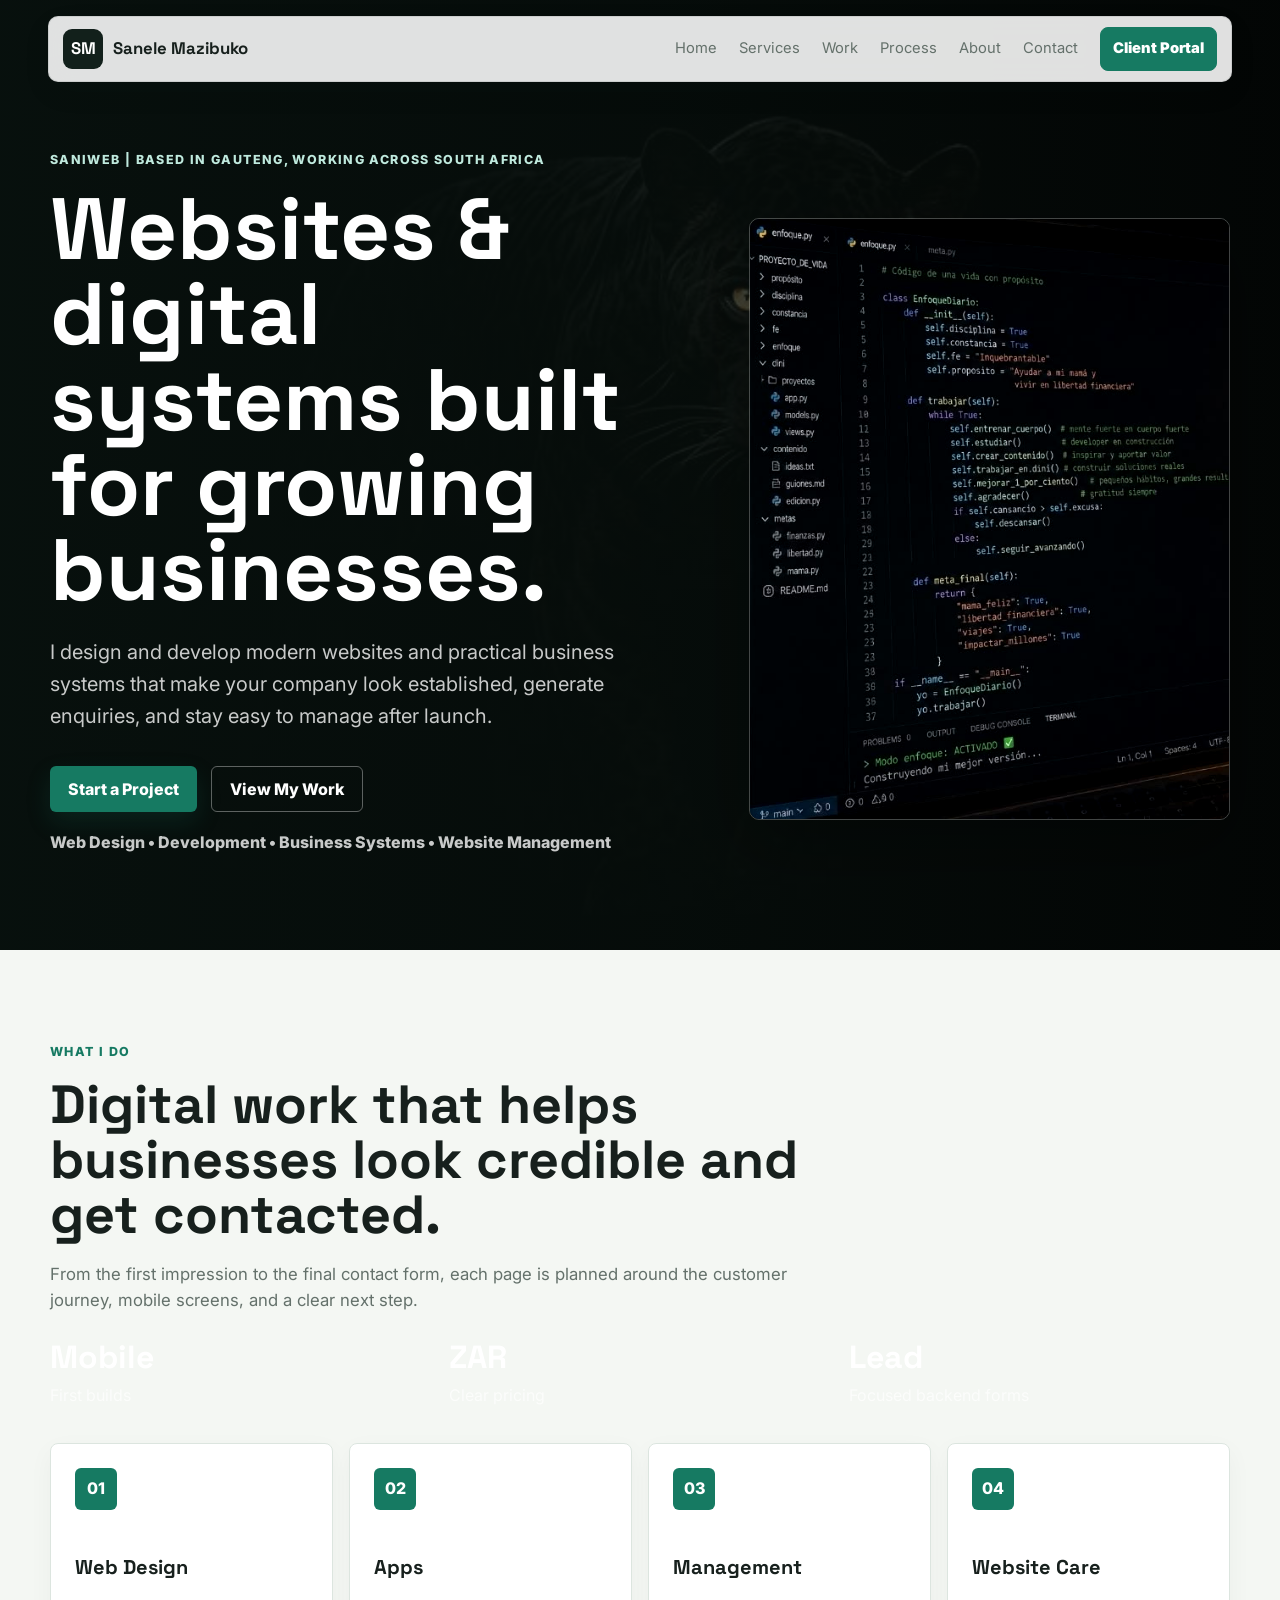
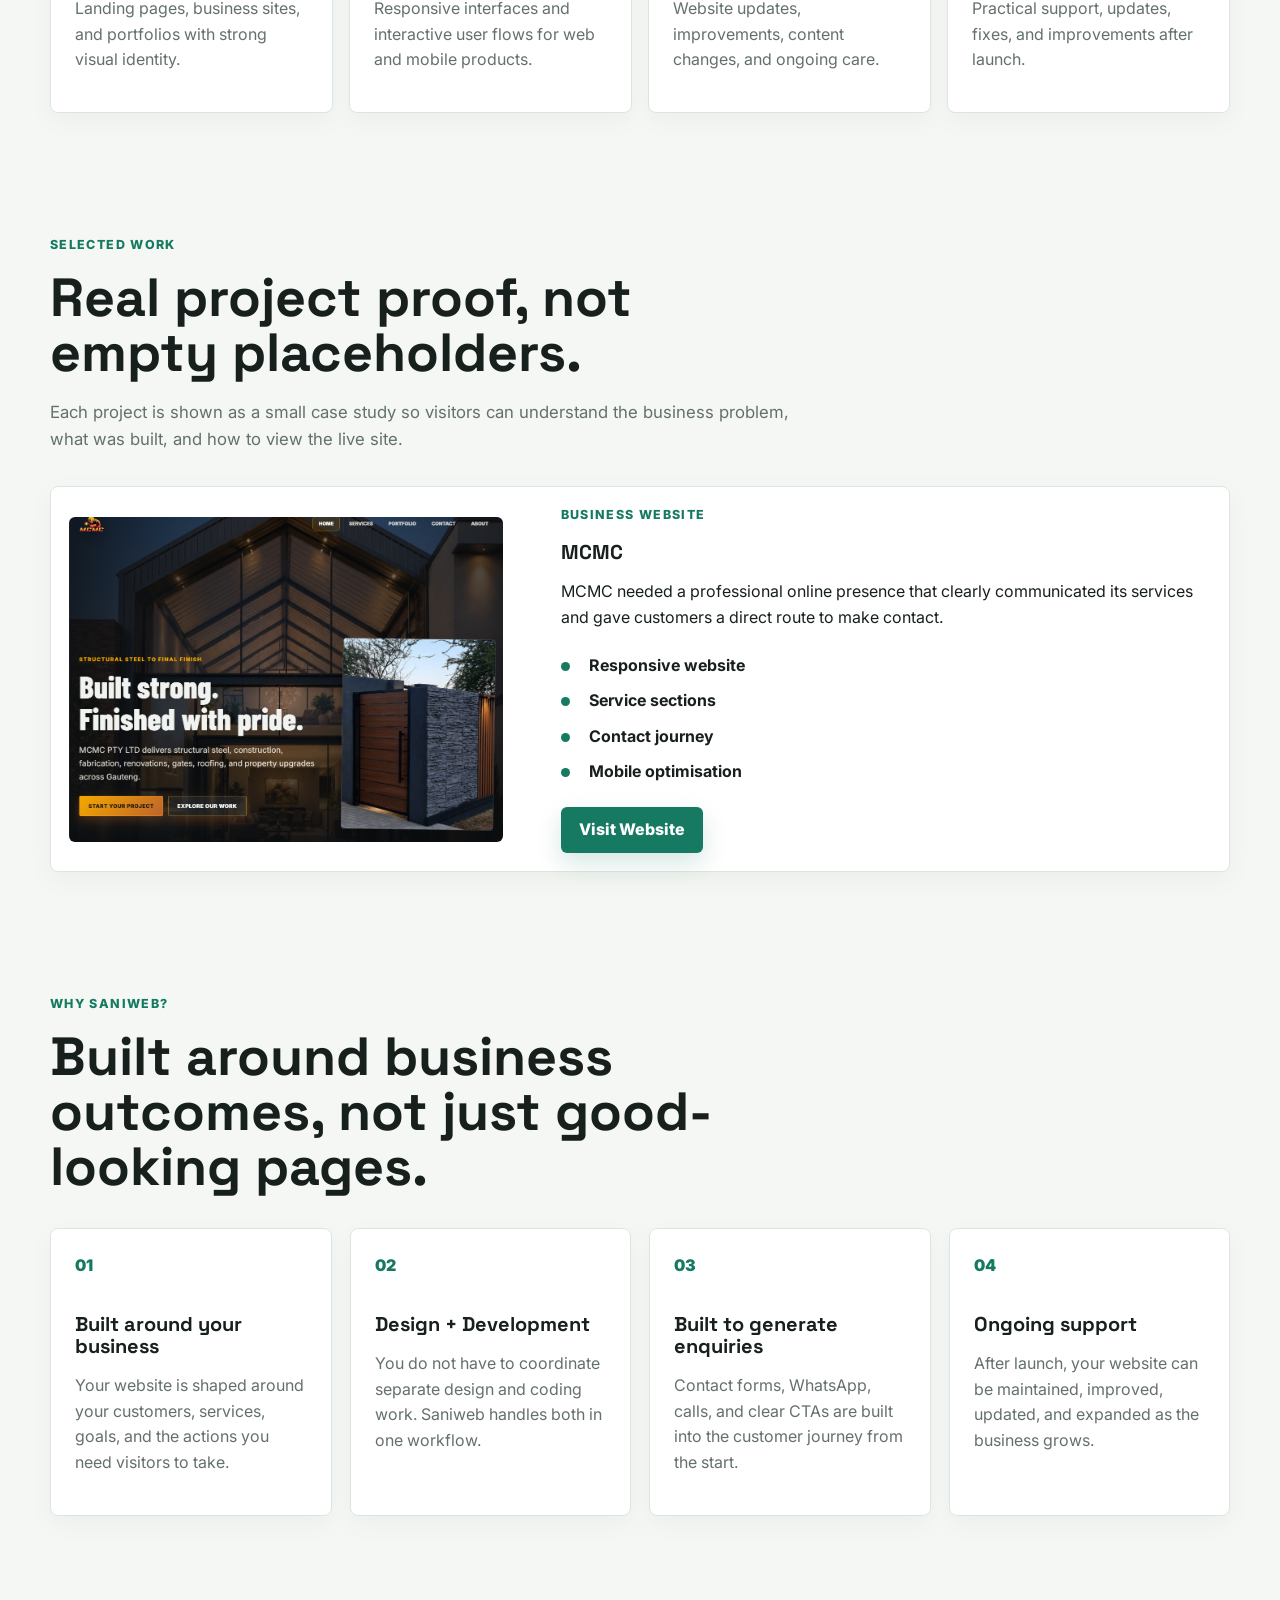
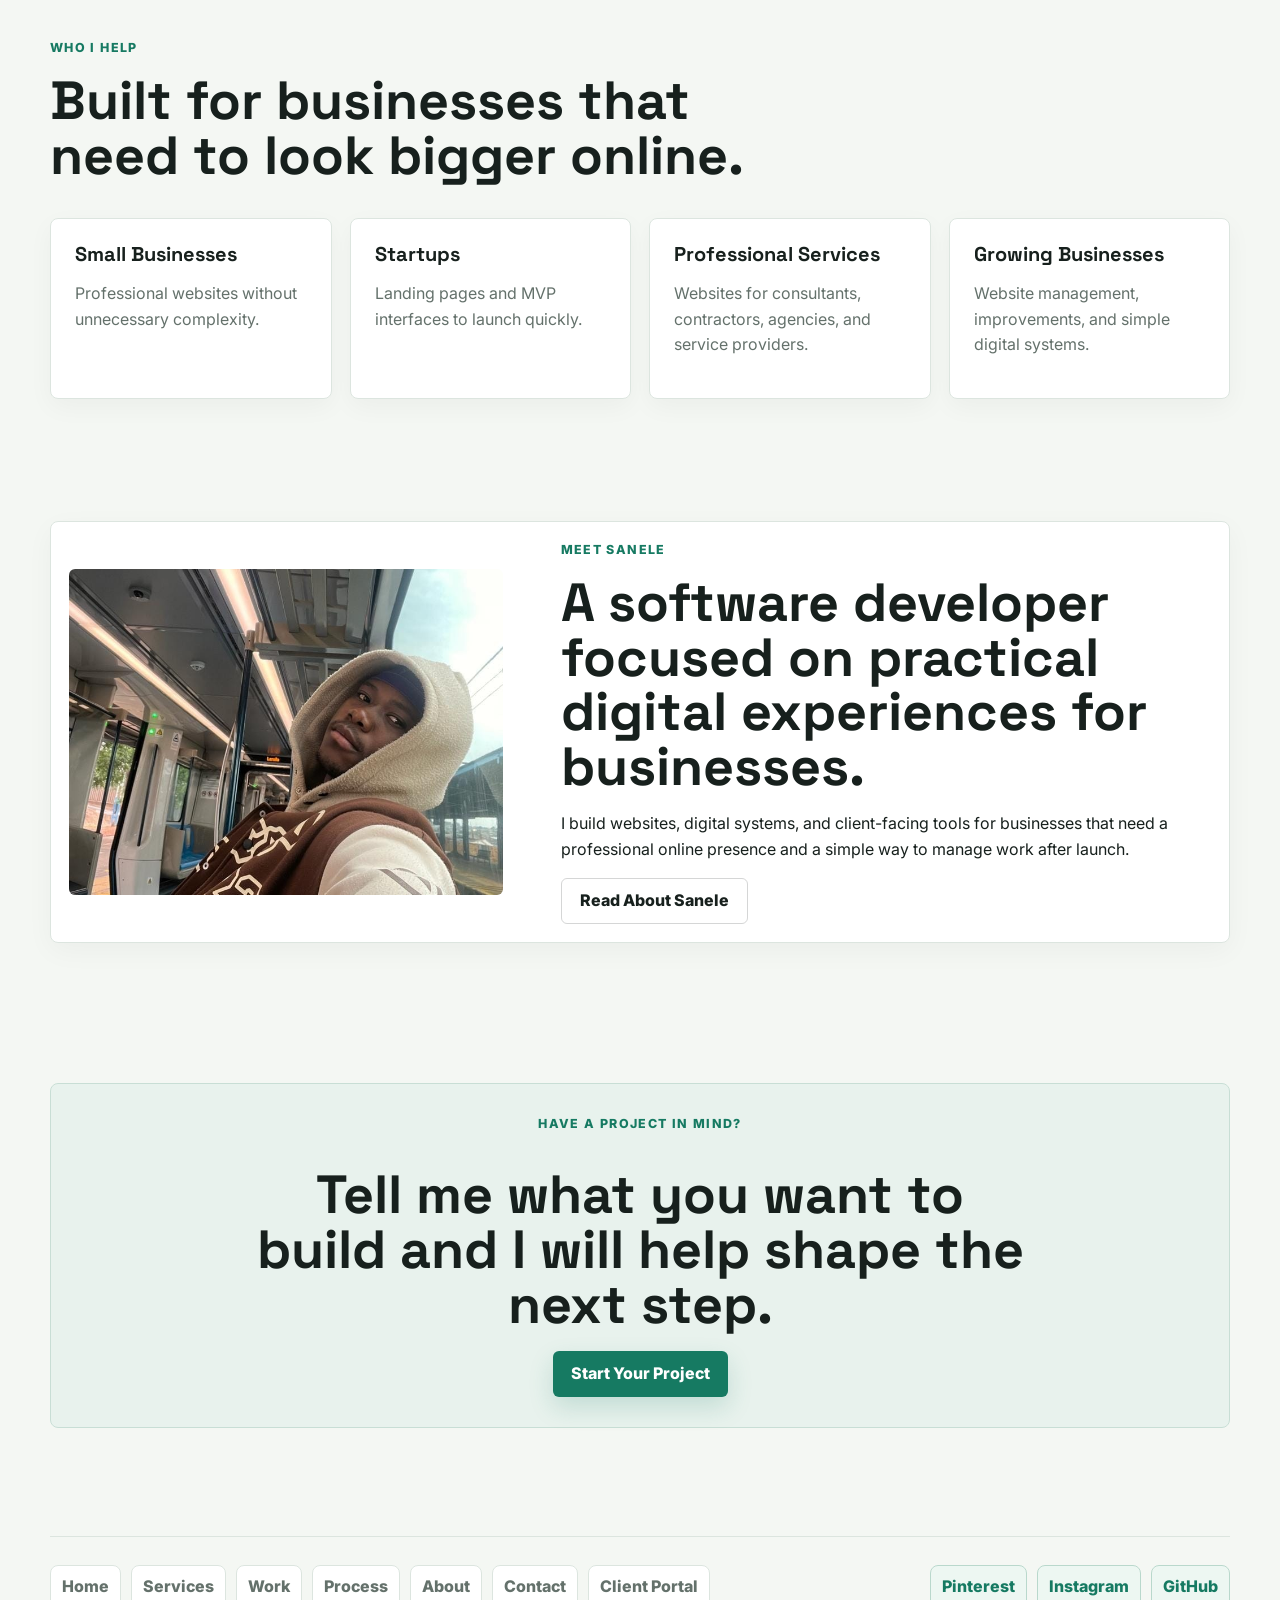
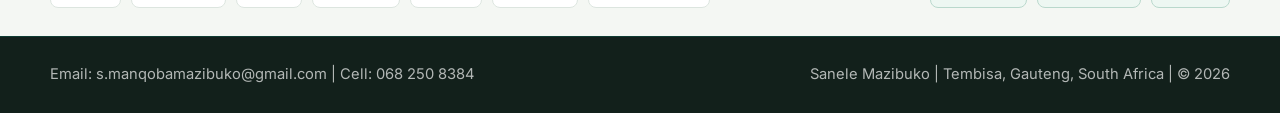
<file: index.html>
<!DOCTYPE html>
<!-- Tell the browser this is a modern HTML document. -->
<html lang="en">
<!-- Start the website document and set the language. -->
<head>
  <!-- Support standard text characters. -->
  <meta charset="UTF-8" />
  <!-- Make the website responsive on all screen sizes. -->
  <meta name="viewport" content="width=device-width, initial-scale=1.0" />
  <!-- Describe the homepage for search engines. -->
  <meta name="description" content="Saniweb by Sanele Mazibuko builds websites and digital systems that help South African businesses grow." />
  <!-- Set the browser tab title. -->
  <title>Sanele Mazibuko | Websites & Digital Systems</title>
  <!-- Connect early to the Google Fonts service. -->
  <link rel="preconnect" href="https://fonts.googleapis.com" />
  <!-- Connect early to the Google Fonts asset host. -->
  <link rel="preconnect" href="https://fonts.gstatic.com" crossorigin />
  <!-- Load the website font pairing. -->
  <link href="https://fonts.googleapis.com/css2?family=Inter:wght@400;500;600;700;800&family=Space+Grotesk:wght@600;700&display=swap" rel="stylesheet" />
  <!-- Load the shared website styling. -->
  <link rel="stylesheet" href="styles.css" />
</head>
<!-- End the setup area. -->
<body>
  <!-- Add the animated pointer glow. -->
  <div class="cursor-glow" aria-hidden="true"></div>
  <!-- Keep the main navigation visible. -->
  <header class="site-header">
    <!-- Wrap the navigation items in one shell. -->
    <nav class="nav-shell" aria-label="Main navigation">
      <!-- Link the brand to the homepage. -->
      <a class="brand" href="index.html" aria-label="Sanele Mazibuko home"><span class="brand-mark">SM</span><span class="brand-name">Sanele Mazibuko</span></a>
      <!-- Place page links in a navigation group. -->
      <div class="nav-links">
        <!-- Open the homepage. -->
        <a href="index.html">Home</a>
        <!-- Open the services page. -->
        <a href="services.html">Services</a>
        <!-- Open the website links and portfolio page. -->
        <a href="work.html">Work</a>
        <!-- Open the process page. -->
        <a href="process.html">Process</a>
        <!-- Open the about page. -->
        <a href="about.html">About</a>
        <!-- Open the contact page. -->
        <a href="contact.html">Contact</a>
        <!-- Open the client work portal. -->
        <a class="nav-portal" href="login.html">Client Portal</a>
      </div>
    </nav>
  </header>
  <!-- Start the homepage content. -->
  <main>
    <!-- Create a bold home hero with the requested jaguar image. -->
    <section class="hero section-band">
      <!-- Use the jaguar image from the images folder as the background. -->
      <img class="hero-bg" src="images/Jaguar.jpg" alt="Jaguar background for Sanele Mazibuko" />
      <!-- Add a dark overlay for readable text and premium mood. -->
      <div class="hero-overlay" aria-hidden="true"></div>
      <!-- Create a two-column hero layout. -->
      <div class="hero-split section-wrap">
        <!-- Hold the main homepage message. -->
        <div class="hero-content reveal">
          <!-- Summarize the services in one line. -->
          <p class="eyebrow">Saniweb | Based in Gauteng, working across South Africa</p>
          <!-- Sell the outcome clearly without limiting the style. -->
          <h1>Websites & digital systems built for growing businesses.</h1>
          <!-- Explain the offer in shorter customer-focused language. -->
          <p class="hero-copy">I design and develop modern websites and practical business systems that make your company look established, generate enquiries, and stay easy to manage after launch.</p>
          <!-- Add the main homepage actions. -->
          <div class="hero-actions">
            <!-- Send visitors to the contact page. -->
            <a class="button primary" href="contact.html">Start a Project</a>
            <!-- Send visitors to the portfolio links page. -->
            <a class="button ghost" href="work.html">View My Work</a>
          </div>
          <!-- Add a compact trust line under the primary actions. -->
          <p class="trust-line">Web Design • Development • Business Systems • Website Management</p>
        </div>
        <!-- Add the requested code image beside the text. -->
        <div class="hero-visual reveal">
          <!-- Show the code image from the images folder. -->
          <img src="images/code.jpg" alt="Creative coding preview" />
        </div>
      </div>
    </section>
    <!-- Add a short homepage preview of the main services. -->
    <section class="services section-wrap">
      <!-- Introduce the service preview. -->
      <div class="section-heading reveal">
        <!-- Label the section. -->
        <p class="eyebrow dark">What I Do</p>
        <!-- Add the section headline. -->
        <h2>Digital work that helps businesses look credible and get contacted.</h2>
        <!-- Add supporting copy. -->
        <p>From the first impression to the final contact form, each page is planned around the customer journey, mobile screens, and a clear next step.</p>
      </div>
      <!-- Show compact trust points below the What I Do introduction. -->
      <div class="hero-metrics service-metrics reveal">
        <!-- Highlight launch quality. -->
        <article>
          <!-- Show the metric value. -->
          <strong>Mobile</strong>
          <!-- Explain the value. -->
          <span>First builds</span>
        </article>
        <!-- Highlight services. -->
        <article>
          <!-- Show the metric value. -->
          <strong>ZAR</strong>
          <!-- Explain the value. -->
          <span>Clear pricing</span>
        </article>
        <!-- Highlight support. -->
        <article>
          <!-- Show the metric value. -->
          <strong>Lead</strong>
          <!-- Explain the value. -->
          <span>Focused backend forms</span>
        </article>
      </div>
      <!-- Show a compact service preview grid. -->
      <div class="service-grid compact-grid">
        <!-- Preview website development. -->
        <article class="service-card reveal">
          <!-- Number the card. -->
          <span class="service-icon">01</span>
          <!-- Name the service. -->
          <h3>Web Design</h3>
          <!-- Describe the service. -->
          <p>Landing pages, business sites, and portfolios with strong visual identity.</p>
        </article>
        <!-- Preview app interfaces. -->
        <article class="service-card reveal">
          <!-- Number the card. -->
          <span class="service-icon">02</span>
          <!-- Name the service. -->
          <h3>Apps</h3>
          <!-- Describe the service. -->
          <p>Responsive interfaces and interactive user flows for web and mobile products.</p>
        </article>
        <!-- Preview management. -->
        <article class="service-card reveal">
          <!-- Number the card. -->
          <span class="service-icon">03</span>
          <!-- Name the service. -->
          <h3>Management</h3>
          <!-- Describe the service. -->
          <p>Website updates, improvements, content changes, and ongoing care.</p>
        </article>
        <!-- Preview support. -->
        <article class="service-card reveal">
          <!-- Number the card. -->
          <span class="service-icon">04</span>
          <!-- Name the service. -->
          <h3>Website Care</h3>
          <!-- Describe the service. -->
          <p>Practical support, updates, fixes, and improvements after launch.</p>
        </article>
      </div>
    </section>
    <!-- Show selected proof without forcing visitors away from the homepage. -->
    <section class="selected-work section-wrap no-top">
      <!-- Introduce selected work. -->
      <div class="section-heading reveal">
        <p class="eyebrow dark">Selected Work</p>
        <h2>Real project proof, not empty placeholders.</h2>
        <p>Each project is shown as a small case study so visitors can understand the business problem, what was built, and how to view the live site.</p>
      </div>
      <!-- Add a compact featured case study. -->
      <article class="case-card reveal">
        <img src="images/mcmc-construction.png" alt="MCMC Construction website preview" />
        <div>
          <p class="eyebrow dark">Business Website</p>
          <h3>MCMC</h3>
          <p>MCMC needed a professional online presence that clearly communicated its services and gave customers a direct route to make contact.</p>
          <ul class="feature-list">
            <li>Responsive website</li>
            <li>Service sections</li>
            <li>Contact journey</li>
            <li>Mobile optimisation</li>
          </ul>
          <a class="button primary" href="https://mcmc-construction.mtungwamanqoba93.chatgpt.site" target="_blank" rel="noopener">Visit Website</a>
        </div>
      </article>
    </section>
    <!-- Explain why clients should choose the business. -->
    <section class="why-section section-wrap no-top">
      <div class="section-heading reveal">
        <p class="eyebrow dark">Why Saniweb?</p>
        <h2>Built around business outcomes, not just good-looking pages.</h2>
      </div>
      <div class="reason-grid">
        <article class="reason-card reveal"><span>01</span><h3>Built around your business</h3><p>Your website is shaped around your customers, services, goals, and the actions you need visitors to take.</p></article>
        <article class="reason-card reveal"><span>02</span><h3>Design + Development</h3><p>You do not have to coordinate separate design and coding work. Saniweb handles both in one workflow.</p></article>
        <article class="reason-card reveal"><span>03</span><h3>Built to generate enquiries</h3><p>Contact forms, WhatsApp, calls, and clear CTAs are built into the customer journey from the start.</p></article>
        <article class="reason-card reveal"><span>04</span><h3>Ongoing support</h3><p>After launch, your website can be maintained, improved, updated, and expanded as the business grows.</p></article>
      </div>
    </section>
    <!-- Show the audiences this service fits. -->
    <section class="who-section section-wrap no-top">
      <div class="section-heading reveal">
        <p class="eyebrow dark">Who I Help</p>
        <h2>Built for businesses that need to look bigger online.</h2>
      </div>
      <div class="help-grid">
        <article class="help-card reveal"><h3>Small Businesses</h3><p>Professional websites without unnecessary complexity.</p></article>
        <article class="help-card reveal"><h3>Startups</h3><p>Landing pages and MVP interfaces to launch quickly.</p></article>
        <article class="help-card reveal"><h3>Professional Services</h3><p>Websites for consultants, contractors, agencies, and service providers.</p></article>
        <article class="help-card reveal"><h3>Growing Businesses</h3><p>Website management, improvements, and simple digital systems.</p></article>
      </div>
    </section>
    <!-- Add a personal trust section. -->
    <section class="about-preview section-wrap no-top">
      <div class="about-layout reveal">
        <img src="images/sanele-profile.jpg" alt="Sanele Mazibuko portrait" />
        <div>
          <p class="eyebrow dark">Meet Sanele</p>
          <h2>A software developer focused on practical digital experiences for businesses.</h2>
          <p>I build websites, digital systems, and client-facing tools for businesses that need a professional online presence and a simple way to manage work after launch.</p>
          <a class="button ghost" href="about.html">Read About Sanele</a>
        </div>
      </div>
    </section>
    <!-- Add a final homepage conversion prompt. -->
    <section class="final-cta section-wrap">
      <div class="final-cta-panel reveal">
        <p class="eyebrow dark">Have a project in mind?</p>
        <h2>Tell me what you want to build and I will help shape the next step.</h2>
        <a class="button primary" href="contact.html">Start Your Project</a>
      </div>
    </section>
  </main>
  <!-- Add shortcut and social links above the footer. -->
  <section class="pre-footer section-wrap">
    <!-- Add quick page shortcuts. -->
    <div class="shortcut-links" aria-label="Shortcut links">
      <!-- Link to the homepage. -->
      <a href="index.html">Home</a>
      <!-- Link to the services page. -->
      <a href="services.html">Services</a>
      <!-- Link to the work page. -->
      <a href="work.html">Work</a>
      <!-- Link to the process page. -->
      <a href="process.html">Process</a>
      <a href="about.html">About</a>
      <!-- Link to the contact page. -->
      <a href="contact.html">Contact</a>
      <!-- Link to the login page. -->
      <a href="login.html">Client Portal</a>
    </div>
    <!-- Add real social links. -->
    <div class="social-links" aria-label="Social links">
      <a href="https://pin.it/64vM7cFOm" target="_blank" rel="noopener">Pinterest</a>
      <a href="https://www.instagram.com/might.be.sani?stkn=MWJxbGgycHRqeTBucQ==" target="_blank" rel="noopener">Instagram</a>
      <a href="https://github.com/Manqoba275" target="_blank" rel="noopener">GitHub</a>
    </div>
  </section>
  <!-- Add the shared website footer. -->
  <footer class="site-footer">
    <!-- Keep footer content aligned. -->
    <div class="footer-shell">
      <!-- Show requested contact information. -->
      <p>Email: s.manqobamazibuko@gmail.com | Cell: 068 250 8384</p>
      <!-- Show requested location and copyright. -->
      <p>Sanele Mazibuko | Tembisa, Gauteng, South Africa | &copy; 2026</p>
    </div>
  </footer>
  <!-- Load shared website interactivity. -->
  <script src="script.js"></script>
</body>
<!-- End the document. -->
</html>
</file>
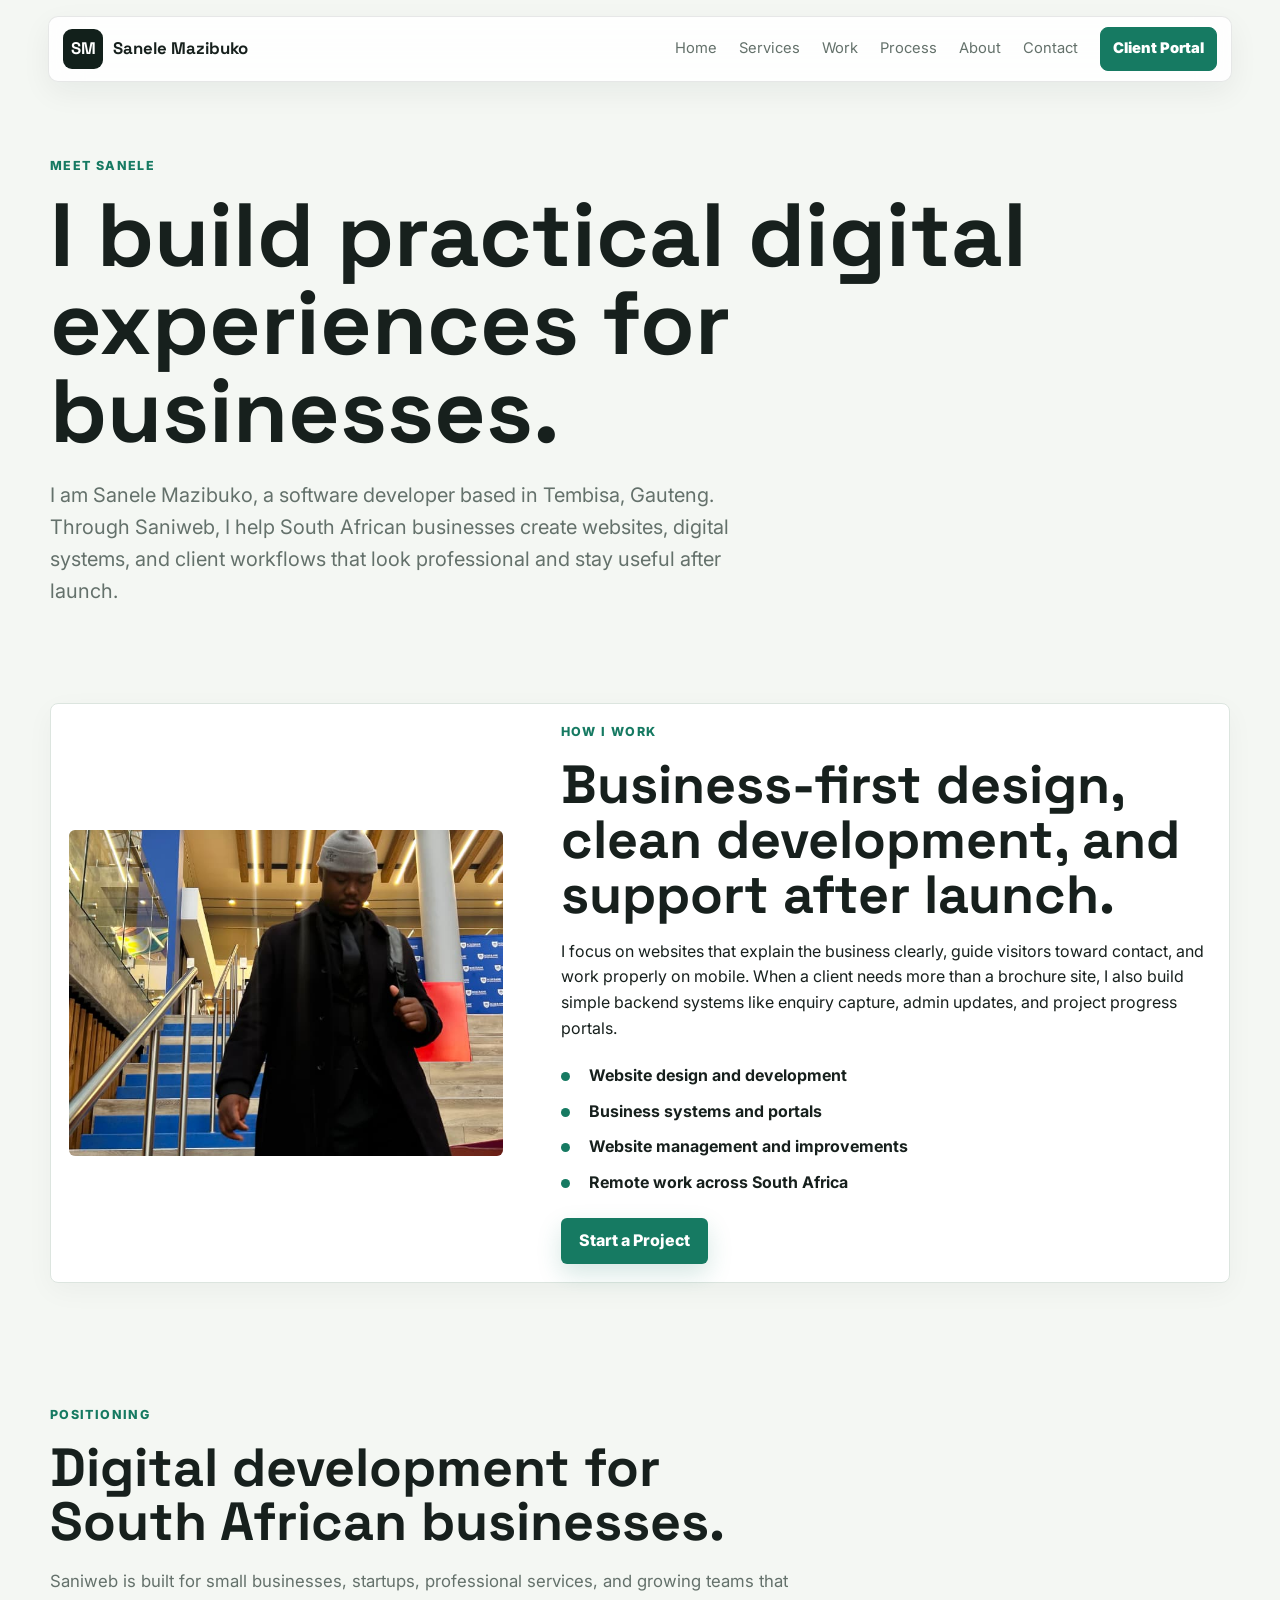
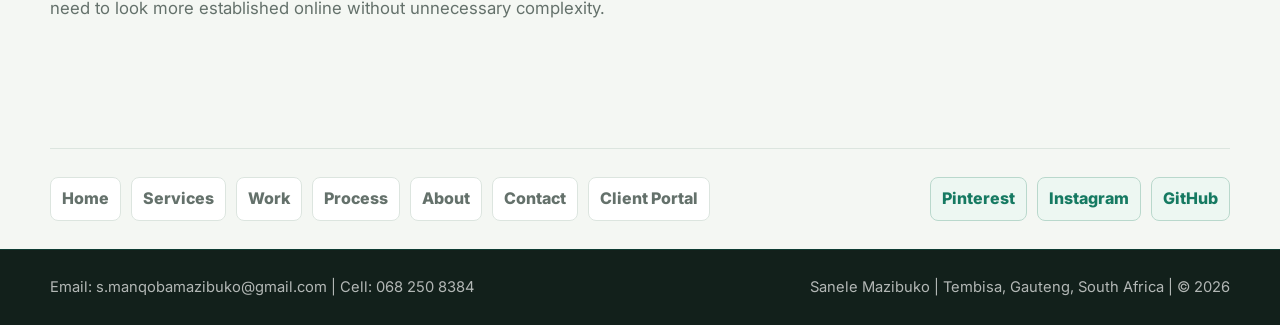
<file: about.html>
<!DOCTYPE html>
<html lang="en">
<head>
  <meta charset="UTF-8" />
  <meta name="viewport" content="width=device-width, initial-scale=1.0" />
  <meta name="description" content="Meet Sanele Mazibuko, the software developer behind Saniweb, building websites and digital systems for South African businesses." />
  <title>About | Sanele Mazibuko</title>
  <link rel="preconnect" href="https://fonts.googleapis.com" />
  <link rel="preconnect" href="https://fonts.gstatic.com" crossorigin />
  <link href="https://fonts.googleapis.com/css2?family=Inter:wght@400;500;600;700;800&family=Space+Grotesk:wght@600;700&display=swap" rel="stylesheet" />
  <link rel="stylesheet" href="styles.css" />
</head>
<body>
  <div class="cursor-glow" aria-hidden="true"></div>
  <header class="site-header">
    <nav class="nav-shell" aria-label="Main navigation">
      <a class="brand" href="index.html" aria-label="Sanele Mazibuko home"><span class="brand-mark">SM</span><span class="brand-name">Sanele Mazibuko</span></a>
      <div class="nav-links"><a href="index.html">Home</a><a href="services.html">Services</a><a href="work.html">Work</a><a href="process.html">Process</a><a href="about.html">About</a><a href="contact.html">Contact</a><a class="nav-portal" href="login.html">Client Portal</a></div>
    </nav>
  </header>
  <main>
    <section class="page-hero section-wrap reveal">
      <p class="eyebrow dark">Meet Sanele</p>
      <h1>I build practical digital experiences for businesses.</h1>
      <p class="hero-copy">I am Sanele Mazibuko, a software developer based in Tembisa, Gauteng. Through Saniweb, I help South African businesses create websites, digital systems, and client workflows that look professional and stay useful after launch.</p>
    </section>
    <section class="about-detail section-wrap no-top">
      <div class="about-layout reveal">
        <img src="images/sanele-formal.jpg" alt="Sanele Mazibuko" />
        <div>
          <p class="eyebrow dark">How I Work</p>
          <h2>Business-first design, clean development, and support after launch.</h2>
          <p>I focus on websites that explain the business clearly, guide visitors toward contact, and work properly on mobile. When a client needs more than a brochure site, I also build simple backend systems like enquiry capture, admin updates, and project progress portals.</p>
          <ul class="feature-list">
            <li>Website design and development</li>
            <li>Business systems and portals</li>
            <li>Website management and improvements</li>
            <li>Remote work across South Africa</li>
          </ul>
          <a class="button primary" href="contact.html">Start a Project</a>
        </div>
      </div>
    </section>
    <section class="why-section section-wrap no-top">
      <div class="section-heading reveal">
        <p class="eyebrow dark">Positioning</p>
        <h2>Digital development for South African businesses.</h2>
        <p>Saniweb is built for small businesses, startups, professional services, and growing teams that need to look more established online without unnecessary complexity.</p>
      </div>
    </section>
  </main>
  <section class="pre-footer section-wrap"><div class="shortcut-links" aria-label="Shortcut links"><a href="index.html">Home</a><a href="services.html">Services</a><a href="work.html">Work</a><a href="process.html">Process</a><a href="about.html">About</a><a href="contact.html">Contact</a><a href="login.html">Client Portal</a></div><div class="social-links" aria-label="Social links"><a href="https://pin.it/64vM7cFOm" target="_blank" rel="noopener">Pinterest</a><a href="https://www.instagram.com/might.be.sani?stkn=MWJxbGgycHRqeTBucQ==" target="_blank" rel="noopener">Instagram</a><a href="https://github.com/Manqoba275" target="_blank" rel="noopener">GitHub</a></div></section>
  <footer class="site-footer"><div class="footer-shell"><p>Email: s.manqobamazibuko@gmail.com | Cell: 068 250 8384</p><p>Sanele Mazibuko | Tembisa, Gauteng, South Africa | &copy; 2026</p></div></footer>
  <script src="script.js"></script>
</body>
</html>
</file>
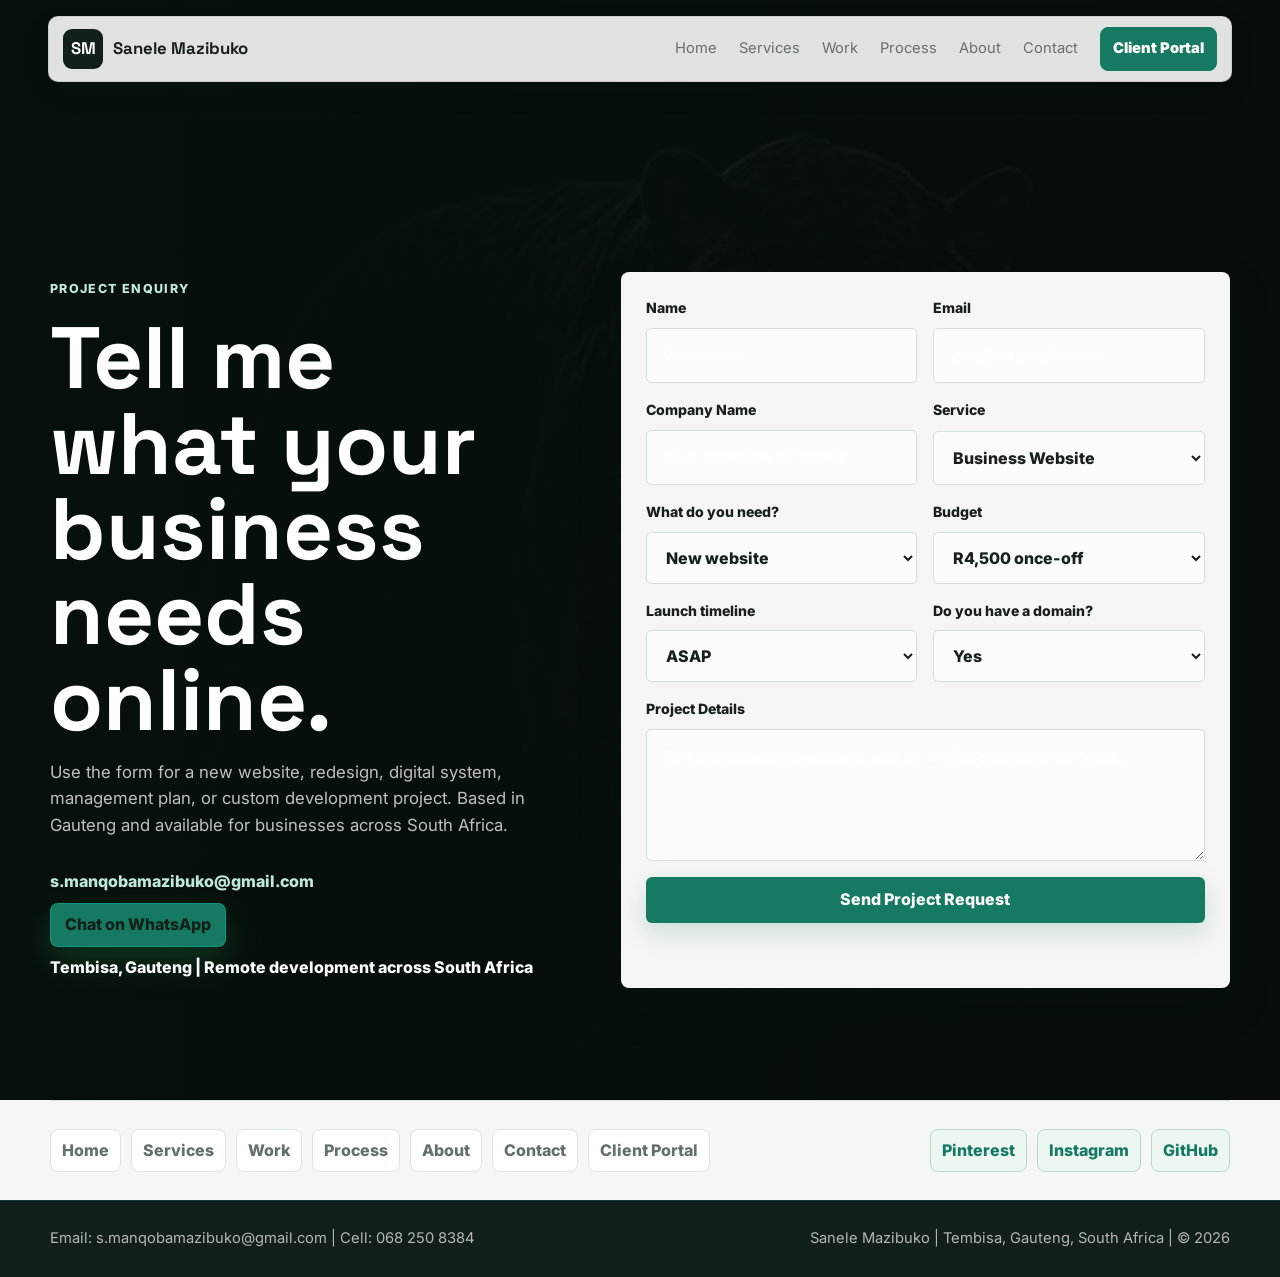
<file: contact.html>
<!DOCTYPE html>
<!-- Tell the browser this is a modern HTML document. -->
<html lang="en">
<!-- Start the contact page. -->
<head>
  <!-- Support standard text characters. -->
  <meta charset="UTF-8" />
  <!-- Make the page responsive. -->
  <meta name="viewport" content="width=device-width, initial-scale=1.0" />
  <!-- Describe the contact page. -->
  <meta name="description" content="Contact Saniweb by Sanele Mazibuko for website development, business systems, website management, and digital project quotes." />
  <!-- Set the page title. -->
  <title>Contact | Sanele Mazibuko</title>
  <!-- Connect to Google Fonts. -->
  <link rel="preconnect" href="https://fonts.googleapis.com" />
  <!-- Connect to the font asset host. -->
  <link rel="preconnect" href="https://fonts.gstatic.com" crossorigin />
  <!-- Load the font pairing. -->
  <link href="https://fonts.googleapis.com/css2?family=Inter:wght@400;500;600;700;800&family=Space+Grotesk:wght@600;700&display=swap" rel="stylesheet" />
  <!-- Load shared styles. -->
  <link rel="stylesheet" href="styles.css" />
</head>
<!-- End the setup area. -->
<body>
  <!-- Add the animated pointer glow. -->
  <div class="cursor-glow" aria-hidden="true"></div>
  <!-- Add the shared header. -->
  <header class="site-header"><nav class="nav-shell" aria-label="Main navigation"><a class="brand" href="index.html" aria-label="Sanele Mazibuko home"><span class="brand-mark">SM</span><span class="brand-name">Sanele Mazibuko</span></a><div class="nav-links"><a href="index.html">Home</a><a href="services.html">Services</a><a href="work.html">Work</a><a href="process.html">Process</a><a href="about.html">About</a><a href="contact.html">Contact</a><a class="nav-portal" href="login.html">Client Portal</a></div></nav></header>
  <!-- Start the contact content. -->
  <main>
    <!-- Contact section converts visitors into leads. -->
    <section class="contact section-band contact-page">
      <!-- Add the requested jaguar image behind the contact area too. -->
      <img class="contact-bg" src="images/Jaguar.jpg" alt="Dark jaguar contact background" />
      <!-- Add an overlay for readability. -->
      <div class="contact-overlay" aria-hidden="true"></div>
      <!-- Keep the contact content centered and readable. -->
      <div class="contact-layout section-wrap">
        <!-- Add persuasive contact text. -->
        <div class="contact-copy reveal">
          <!-- Label the page. -->
          <p class="eyebrow">Project Enquiry</p>
          <!-- Invite customers to make contact. -->
          <h1>Tell me what your business needs online.</h1>
          <!-- Set expectations for the form. -->
          <p>Use the form for a new website, redesign, digital system, management plan, or custom development project. Based in Gauteng and available for businesses across South Africa.</p>
          <!-- Show direct contact placeholders for easy editing. -->
          <div class="contact-details">
            <a href="mailto:s.manqobamazibuko@gmail.com">s.manqobamazibuko@gmail.com</a>
            <a class="whatsapp-button" href="https://wa.me/27682508384" target="_blank" rel="noopener">Chat on WhatsApp</a>
            <span>Tembisa, Gauteng | Remote development across South Africa</span>
          </div>
        </div>
        <!-- Contact form posts to the backend. -->
        <form class="contact-form reveal" id="contactForm">
          <!-- Collect the visitor's name. -->
          <label><span>Name</span><input name="name" type="text" placeholder="Your name" required /></label>
          <!-- Collect the visitor's email. -->
          <label><span>Email</span><input name="email" type="email" placeholder="you@example.com" required /></label>
          <!-- Collect the visitor's company name. -->
          <label><span>Company Name</span><input name="companyName" type="text" placeholder="Your company or brand" /></label>
          <!-- Collect the requested service. -->
          <label><span>Service</span><select name="service"><option>Business Website</option><option>Optional Website Management</option><option>Digital System</option><option>Website Care</option></select></label>
          <!-- Collect the project type. -->
          <label><span>What do you need?</span><select name="projectType"><option>New website</option><option>Redesign existing website</option><option>Web application</option><option>Website maintenance</option><option>Other</option></select></label>
          <!-- Collect the project budget range. -->
          <label><span>Budget</span><select name="budget"><option>R4,500 once-off</option><option>R1,500/month management</option><option>Website + monthly management</option><option>Not sure yet</option></select></label>
          <!-- Collect launch timing. -->
          <label><span>Launch timeline</span><select name="launchTimeline"><option>ASAP</option><option>1-2 weeks</option><option>1 month</option><option>Flexible</option></select></label>
          <!-- Collect domain status. -->
          <label><span>Do you have a domain?</span><select name="hasDomain"><option>Yes</option><option>No</option><option>Not sure</option></select></label>
          <!-- Collect the project message. -->
          <label class="full"><span>Project Details</span><textarea name="message" placeholder="Tell me about the website, app, or digital system you need..." required></textarea></label>
          <!-- Submit the form to the backend. -->
          <button class="button primary full" type="submit">Send Project Request</button>
          <!-- Show backend success or error messages here. -->
          <p class="form-status" id="formStatus" role="status"></p>
        </form>
      </div>
    </section>
  </main>
  <!-- Add shortcut and social links above the footer. -->
  <section class="pre-footer section-wrap"><div class="shortcut-links" aria-label="Shortcut links"><a href="index.html">Home</a><a href="services.html">Services</a><a href="work.html">Work</a><a href="process.html">Process</a><a href="about.html">About</a><a href="contact.html">Contact</a><a href="login.html">Client Portal</a></div><div class="social-links" aria-label="Social links"><a href="https://pin.it/64vM7cFOm" target="_blank" rel="noopener">Pinterest</a><a href="https://www.instagram.com/might.be.sani?stkn=MWJxbGgycHRqeTBucQ==" target="_blank" rel="noopener">Instagram</a><a href="https://github.com/Manqoba275" target="_blank" rel="noopener">GitHub</a></div></section>
  <!-- Add the shared footer. -->
  <footer class="site-footer"><div class="footer-shell"><p>Email: s.manqobamazibuko@gmail.com | Cell: 068 250 8384</p><p>Sanele Mazibuko | Tembisa, Gauteng, South Africa | &copy; 2026</p></div></footer>
  <!-- Load shared scripts. -->
  <script src="script.js"></script>
</body>
<!-- End the contact page. -->
</html>
</file>
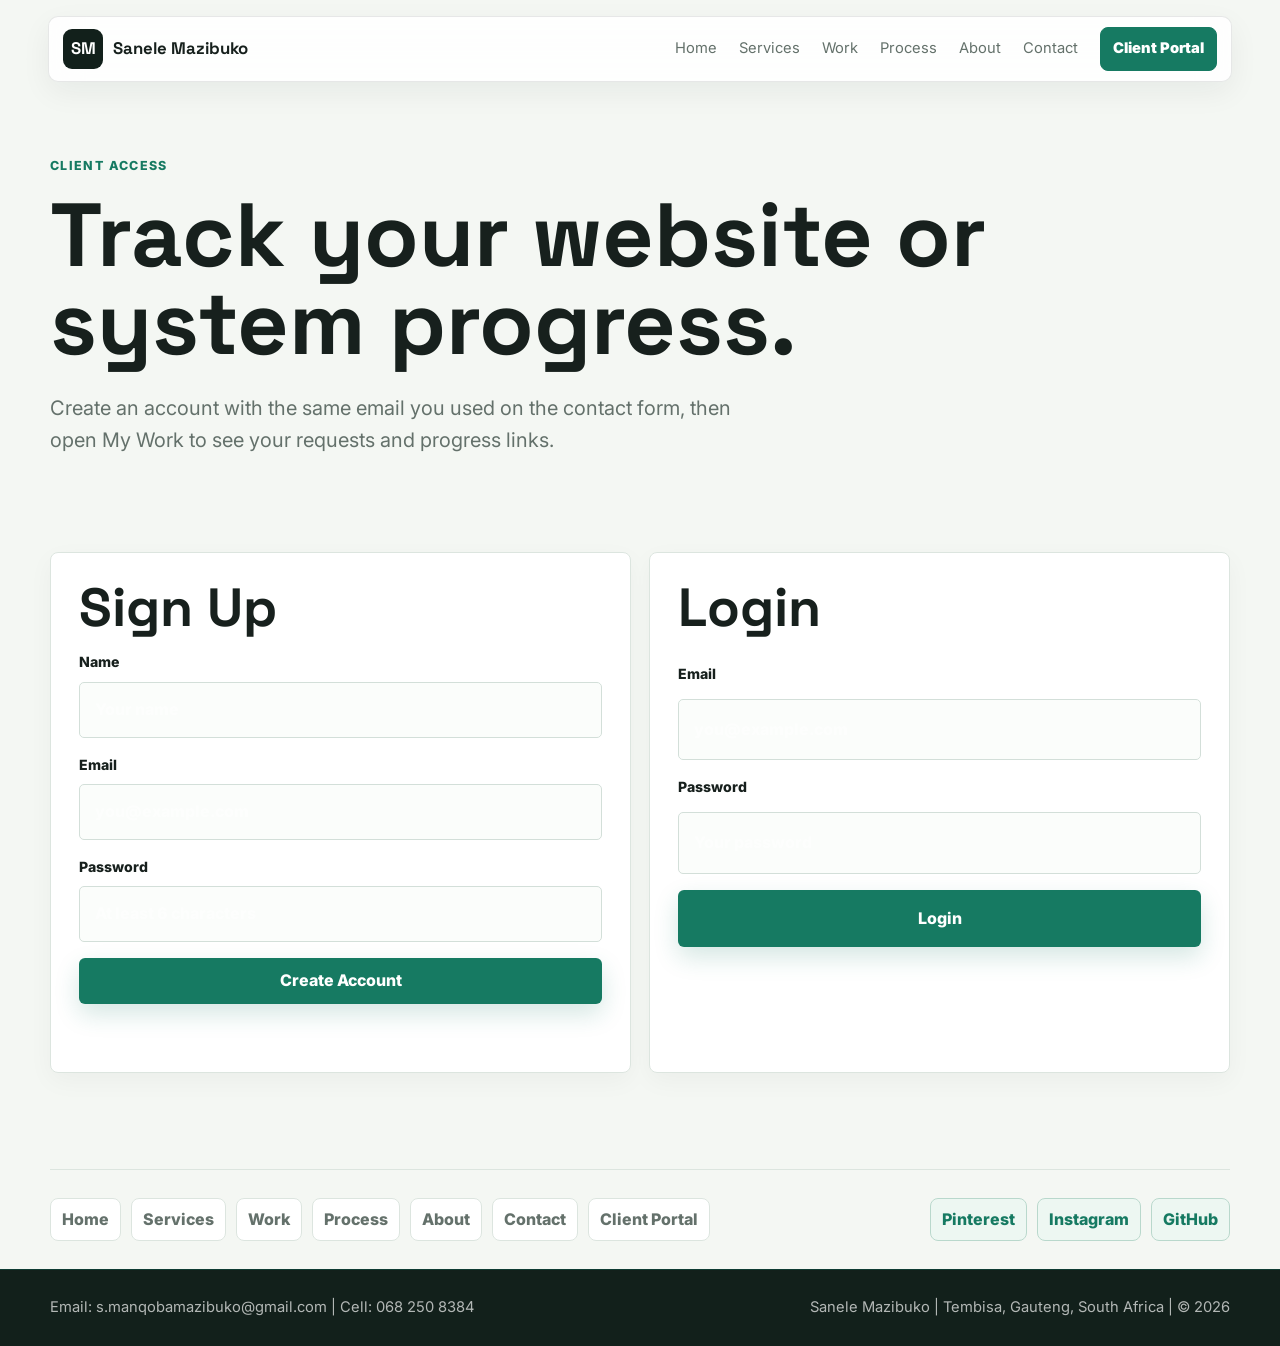
<file: login.html>
<!DOCTYPE html>
<!-- Tell the browser this is a modern HTML document. -->
<html lang="en">
<!-- Start the login page. -->
<head>
  <!-- Support standard text characters. -->
  <meta charset="UTF-8" />
  <!-- Make the page responsive. -->
  <meta name="viewport" content="width=device-width, initial-scale=1.0" />
  <!-- Describe the login page. -->
  <meta name="description" content="Client portal login for Saniweb project progress and updates." />
  <!-- Set the page title. -->
  <title>Client Portal | Sanele Mazibuko</title>
  <!-- Connect to Google Fonts. -->
  <link rel="preconnect" href="https://fonts.googleapis.com" />
  <!-- Connect to the font asset host. -->
  <link rel="preconnect" href="https://fonts.gstatic.com" crossorigin />
  <!-- Load the font pairing. -->
  <link href="https://fonts.googleapis.com/css2?family=Inter:wght@400;500;600;700;800&family=Space+Grotesk:wght@600;700&display=swap" rel="stylesheet" />
  <!-- Load shared styles. -->
  <link rel="stylesheet" href="styles.css" />
</head>
<!-- End the setup area. -->
<body>
  <!-- Add the animated pointer glow. -->
  <div class="cursor-glow" aria-hidden="true"></div>
  <!-- Add the shared header. -->
  <header class="site-header"><nav class="nav-shell" aria-label="Main navigation"><a class="brand" href="index.html" aria-label="Sanele Mazibuko home"><span class="brand-mark">SM</span><span class="brand-name">Sanele Mazibuko</span></a><div class="nav-links"><a href="index.html">Home</a><a href="services.html">Services</a><a href="work.html">Work</a><a href="process.html">Process</a><a href="about.html">About</a><a href="contact.html">Contact</a><a class="nav-portal" href="login.html">Client Portal</a></div></nav></header>
  <!-- Start the login content. -->
  <main>
    <!-- Add the login page hero. -->
    <section class="page-hero section-wrap reveal">
      <!-- Label the page. -->
      <p class="eyebrow dark">Client Access</p>
      <!-- Add the page headline. -->
      <h1>Track your website or system progress.</h1>
      <!-- Explain how the portal works. -->
      <p class="hero-copy">Create an account with the same email you used on the contact form, then open My Work to see your requests and progress links.</p>
    </section>
    <!-- Hold login and signup forms. -->
    <section class="portal-grid section-wrap no-top">
      <!-- Add the signup form. -->
      <form class="portal-card reveal" id="signupForm">
        <!-- Name the form. -->
        <h2>Sign Up</h2>
        <!-- Collect the user's name. -->
        <label><span>Name</span><input name="name" type="text" placeholder="Your name" required /></label>
        <!-- Collect the user's email. -->
        <label><span>Email</span><input name="email" type="email" placeholder="you@example.com" required /></label>
        <!-- Collect the user's password. -->
        <label><span>Password</span><input name="password" type="password" placeholder="At least 6 characters" required /></label>
        <!-- Submit the signup form. -->
        <button class="button primary full" type="submit">Create Account</button>
        <!-- Show signup status. -->
        <p class="form-status" id="signupStatus" role="status"></p>
      </form>
      <!-- Add the login form. -->
      <form class="portal-card reveal" id="loginForm">
        <!-- Name the form. -->
        <h2>Login</h2>
        <!-- Collect the login email. -->
        <label><span>Email</span><input name="email" type="email" placeholder="you@example.com" required /></label>
        <!-- Collect the login password. -->
        <label><span>Password</span><input name="password" type="password" placeholder="Your password" required /></label>
        <!-- Submit the login form. -->
        <button class="button primary full" type="submit">Login</button>
        <!-- Reveal the owner login with a subtle hidden trigger. -->
        <button class="hidden-admin-trigger" id="adminReveal" type="button" aria-label="Owner login">.</button>
        <!-- Show login status. -->
        <p class="form-status" id="loginStatus" role="status"></p>
      </form>
      <!-- Add the hidden owner login form. -->
      <form class="portal-card admin-login is-hidden" id="adminLoginForm">
        <!-- Name the hidden form. -->
        <h2>Owner Login</h2>
        <!-- Explain the private access. -->
        <p>Private Saniweb management access.</p>
        <!-- Collect the owner email. -->
        <label><span>Owner Email</span><input name="email" type="email" value="s.manqobamazibuko@gmail.com" required /></label>
        <!-- Collect the owner password. -->
        <label><span>Owner Password</span><input name="password" type="password" placeholder="Admin password" required /></label>
        <!-- Submit the owner login. -->
        <button class="button primary full" type="submit">Open Admin</button>
        <!-- Show owner login status. -->
        <p class="form-status" id="adminLoginStatus" role="status"></p>
      </form>
    </section>
  </main>
  <!-- Add shortcut and social links above the footer. -->
  <section class="pre-footer section-wrap"><div class="shortcut-links" aria-label="Shortcut links"><a href="index.html">Home</a><a href="services.html">Services</a><a href="work.html">Work</a><a href="process.html">Process</a><a href="about.html">About</a><a href="contact.html">Contact</a><a href="login.html">Client Portal</a></div><div class="social-links" aria-label="Social links"><a href="https://pin.it/64vM7cFOm" target="_blank" rel="noopener">Pinterest</a><a href="https://www.instagram.com/might.be.sani?stkn=MWJxbGgycHRqeTBucQ==" target="_blank" rel="noopener">Instagram</a><a href="https://github.com/Manqoba275" target="_blank" rel="noopener">GitHub</a></div></section>
  <!-- Add the shared footer. -->
  <footer class="site-footer"><div class="footer-shell"><p>Email: s.manqobamazibuko@gmail.com | Cell: 068 250 8384</p><p>Sanele Mazibuko | Tembisa, Gauteng, South Africa | &copy; 2026</p></div></footer>
  <!-- Load shared scripts. -->
  <script src="script.js"></script>
  <!-- Load login scripts. -->
  <script src="auth.js"></script>
</body>
<!-- End the login page. -->
</html>
</file>
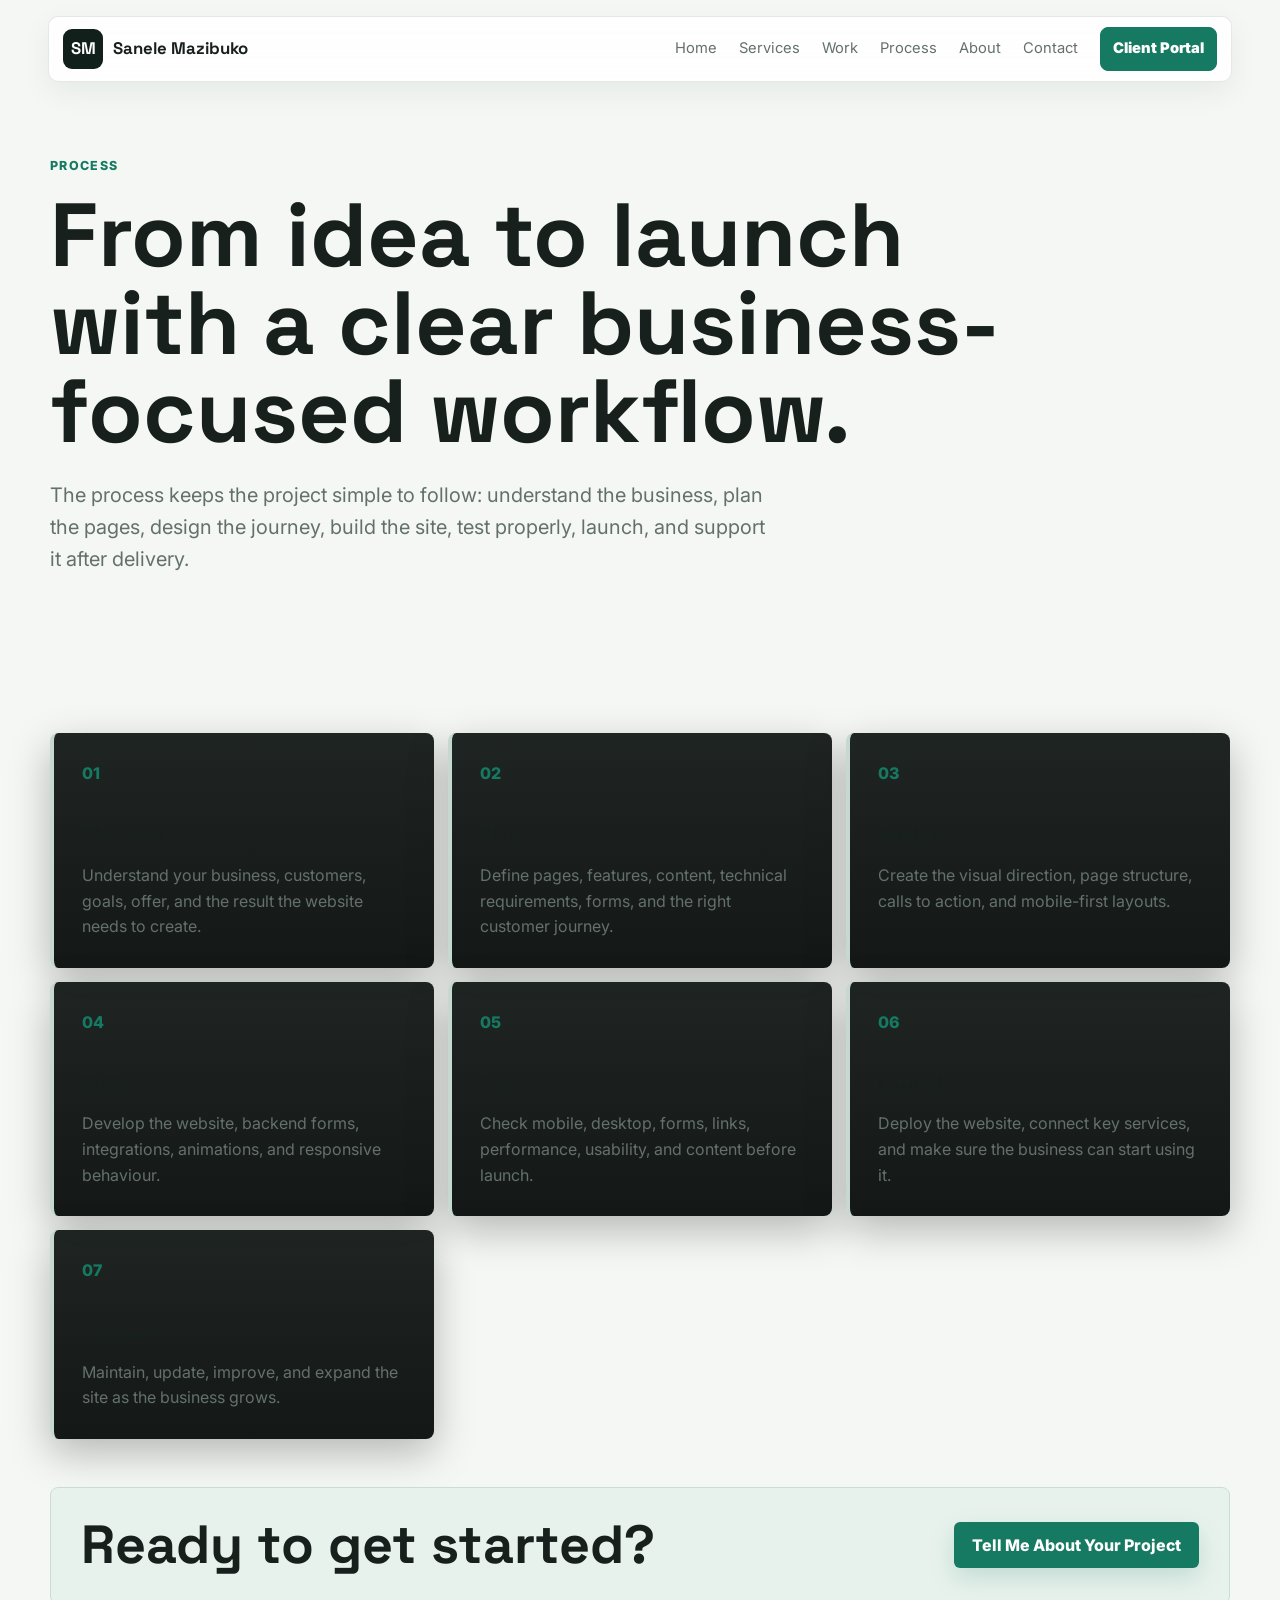
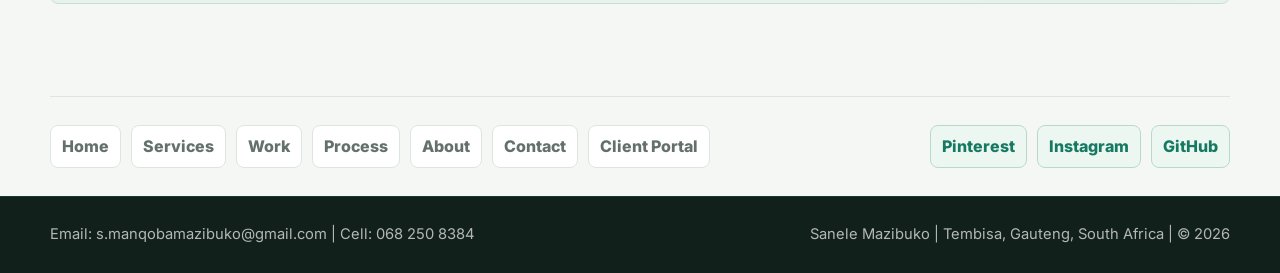
<file: process.html>
<!DOCTYPE html>
<!-- Tell the browser this is a modern HTML document. -->
<html lang="en">
<!-- Start the process page. -->
<head>
  <!-- Support standard text characters. -->
  <meta charset="UTF-8" />
  <!-- Make the page responsive. -->
  <meta name="viewport" content="width=device-width, initial-scale=1.0" />
  <!-- Describe the process page. -->
  <meta name="description" content="The Saniweb process from discovery, planning and design to build, testing, launch and support." />
  <!-- Set the page title. -->
  <title>Process | Sanele Mazibuko</title>
  <!-- Connect to Google Fonts. -->
  <link rel="preconnect" href="https://fonts.googleapis.com" />
  <!-- Connect to the font asset host. -->
  <link rel="preconnect" href="https://fonts.gstatic.com" crossorigin />
  <!-- Load the font pairing. -->
  <link href="https://fonts.googleapis.com/css2?family=Inter:wght@400;500;600;700;800&family=Space+Grotesk:wght@600;700&display=swap" rel="stylesheet" />
  <!-- Load shared styles. -->
  <link rel="stylesheet" href="styles.css" />
</head>
<!-- End the setup area. -->
<body>
  <!-- Add the animated pointer glow. -->
  <div class="cursor-glow" aria-hidden="true"></div>
  <!-- Add the shared header. -->
  <header class="site-header"><nav class="nav-shell" aria-label="Main navigation"><a class="brand" href="index.html" aria-label="Sanele Mazibuko home"><span class="brand-mark">SM</span><span class="brand-name">Sanele Mazibuko</span></a><div class="nav-links"><a href="index.html">Home</a><a href="services.html">Services</a><a href="work.html">Work</a><a href="process.html">Process</a><a href="about.html">About</a><a href="contact.html">Contact</a><a class="nav-portal" href="login.html">Client Portal</a></div></nav></header>
  <!-- Start the process content. -->
  <main>
    <!-- Add a process page hero. -->
    <section class="page-hero section-wrap reveal">
      <!-- Label the page. -->
      <p class="eyebrow dark">Process</p>
      <!-- Add the process headline. -->
      <h1>From idea to launch with a clear business-focused workflow.</h1>
      <!-- Add supporting copy. -->
      <p class="hero-copy">The process keeps the project simple to follow: understand the business, plan the pages, design the journey, build the site, test properly, launch, and support it after delivery.</p>
    </section>
    <!-- Add process timeline. -->
    <section class="process section-wrap no-top">
      <!-- Display process steps. -->
      <div class="timeline">
        <article class="timeline-item reveal"><span>01</span><h3>Discover</h3><p>Understand your business, customers, goals, offer, and the result the website needs to create.</p></article>
        <article class="timeline-item reveal"><span>02</span><h3>Plan</h3><p>Define pages, features, content, technical requirements, forms, and the right customer journey.</p></article>
        <article class="timeline-item reveal"><span>03</span><h3>Design</h3><p>Create the visual direction, page structure, calls to action, and mobile-first layouts.</p></article>
        <article class="timeline-item reveal"><span>04</span><h3>Build</h3><p>Develop the website, backend forms, integrations, animations, and responsive behaviour.</p></article>
        <article class="timeline-item reveal"><span>05</span><h3>Test</h3><p>Check mobile, desktop, forms, links, performance, usability, and content before launch.</p></article>
        <article class="timeline-item reveal"><span>06</span><h3>Launch</h3><p>Deploy the website, connect key services, and make sure the business can start using it.</p></article>
        <article class="timeline-item reveal"><span>07</span><h3>Support</h3><p>Maintain, update, improve, and expand the site as the business grows.</p></article>
      </div>
      <div class="section-cta reveal">
        <h2>Ready to get started?</h2>
        <a class="button primary" href="contact.html">Tell Me About Your Project</a>
      </div>
    </section>
  </main>
  <!-- Add shortcut and social links above the footer. -->
  <section class="pre-footer section-wrap"><div class="shortcut-links" aria-label="Shortcut links"><a href="index.html">Home</a><a href="services.html">Services</a><a href="work.html">Work</a><a href="process.html">Process</a><a href="about.html">About</a><a href="contact.html">Contact</a><a href="login.html">Client Portal</a></div><div class="social-links" aria-label="Social links"><a href="https://pin.it/64vM7cFOm" target="_blank" rel="noopener">Pinterest</a><a href="https://www.instagram.com/might.be.sani?stkn=MWJxbGgycHRqeTBucQ==" target="_blank" rel="noopener">Instagram</a><a href="https://github.com/Manqoba275" target="_blank" rel="noopener">GitHub</a></div></section>
  <!-- Add the shared footer. -->
  <footer class="site-footer"><div class="footer-shell"><p>Email: s.manqobamazibuko@gmail.com | Cell: 068 250 8384</p><p>Sanele Mazibuko | Tembisa, Gauteng, South Africa | &copy; 2026</p></div></footer>
  <!-- Load shared scripts. -->
  <script src="script.js"></script>
</body>
<!-- End the process page. -->
</html>
</file>
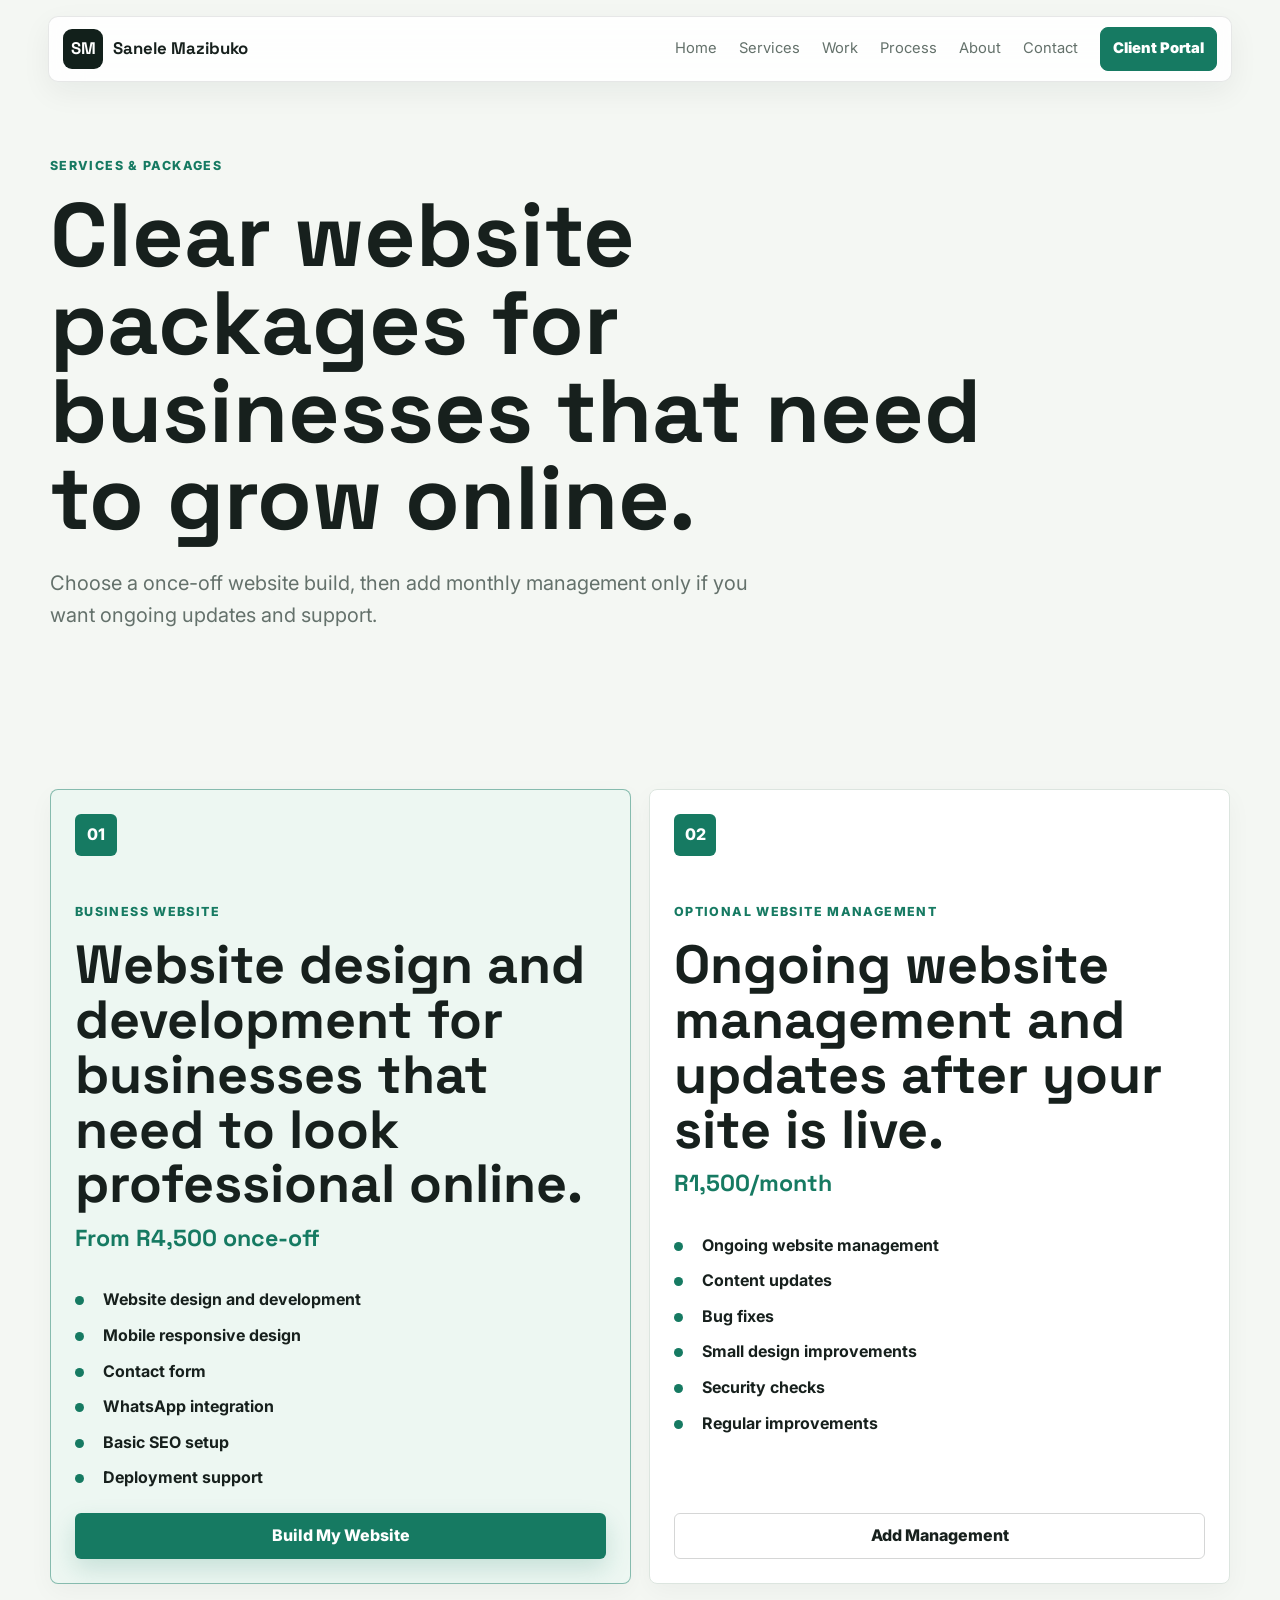
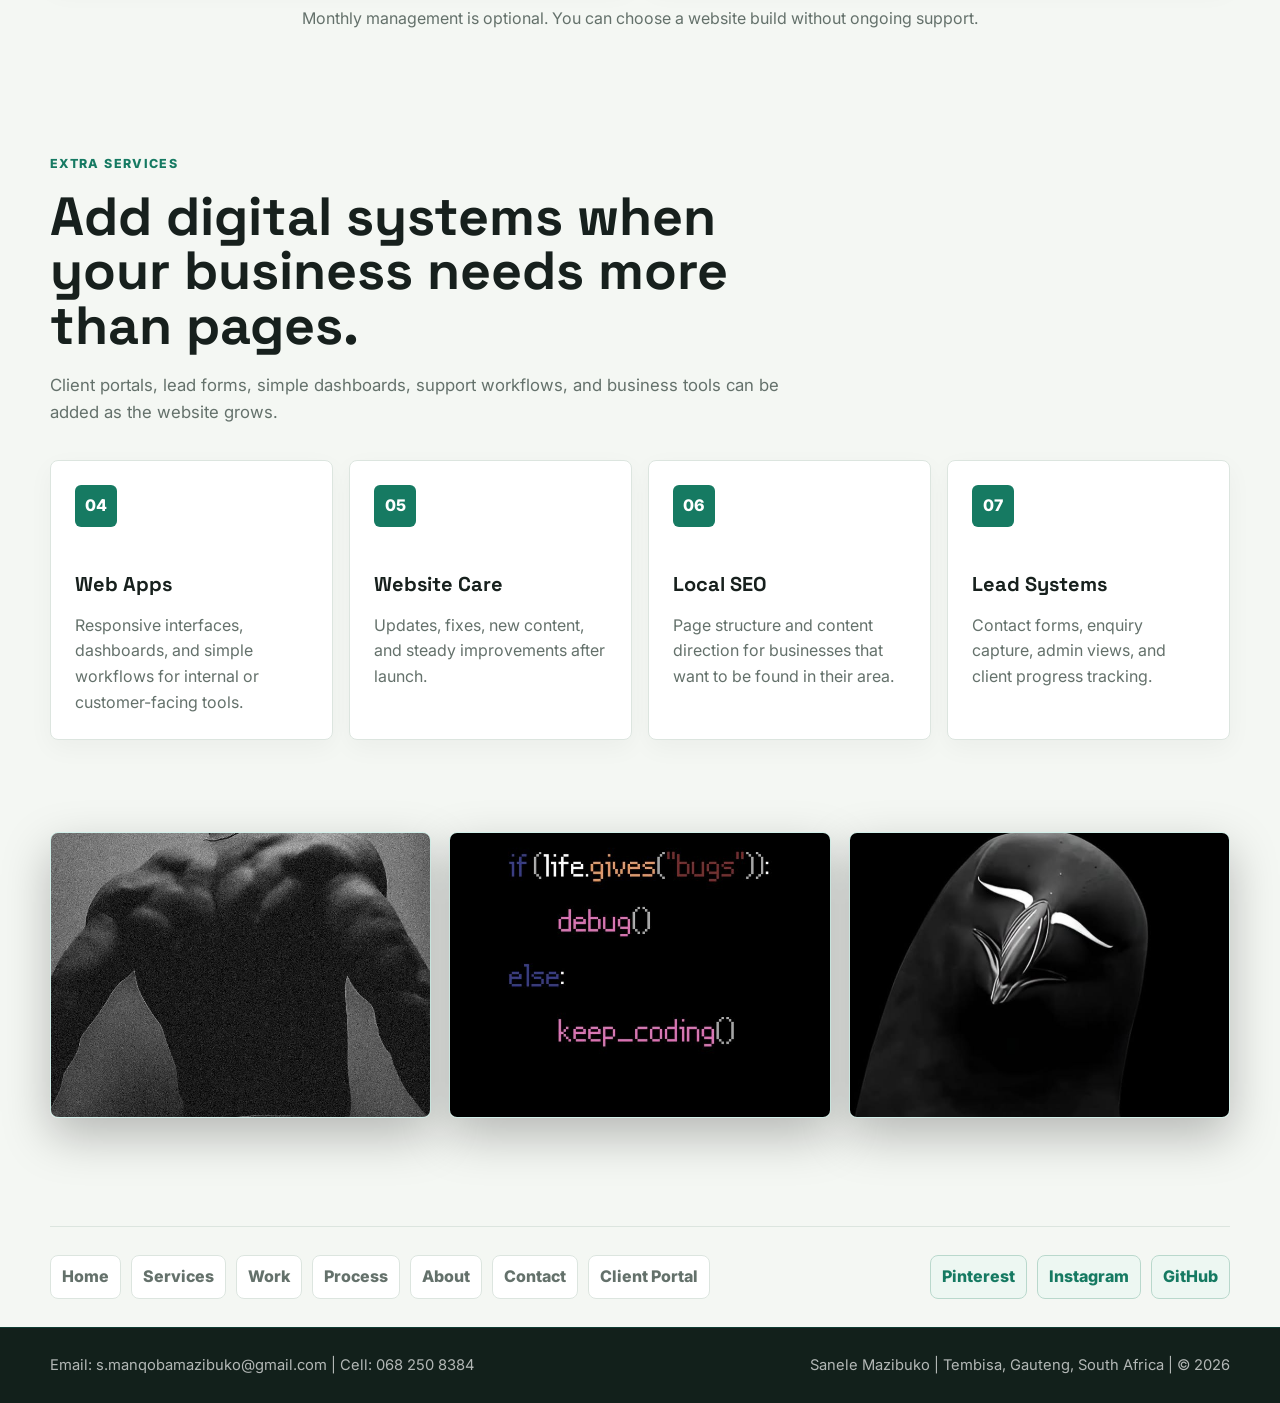
<file: services.html>
<!DOCTYPE html>
<!-- Tell the browser this is a modern HTML document. -->
<html lang="en">
<!-- Start the services page. -->
<head>
  <!-- Support standard text characters. -->
  <meta charset="UTF-8" />
  <!-- Make the page responsive. -->
  <meta name="viewport" content="width=device-width, initial-scale=1.0" />
  <!-- Describe the services page. -->
  <meta name="description" content="Saniweb service packages for South African businesses, including starter websites, business websites, management, and digital systems." />
  <!-- Set the page title. -->
  <title>Services | Sanele Mazibuko</title>
  <!-- Connect to Google Fonts. -->
  <link rel="preconnect" href="https://fonts.googleapis.com" />
  <!-- Connect to the font asset host. -->
  <link rel="preconnect" href="https://fonts.gstatic.com" crossorigin />
  <!-- Load the font pairing. -->
  <link href="https://fonts.googleapis.com/css2?family=Inter:wght@400;500;600;700;800&family=Space+Grotesk:wght@600;700&display=swap" rel="stylesheet" />
  <!-- Load shared styles. -->
  <link rel="stylesheet" href="styles.css" />
</head>
<!-- End the setup area. -->
<body>
  <!-- Add the animated pointer glow. -->
  <div class="cursor-glow" aria-hidden="true"></div>
  <!-- Add the shared header. -->
  <header class="site-header">
    <!-- Add the shared navigation shell. -->
    <nav class="nav-shell" aria-label="Main navigation">
      <!-- Link the name brand to the homepage. -->
      <a class="brand" href="index.html" aria-label="Sanele Mazibuko home"><span class="brand-mark">SM</span><span class="brand-name">Sanele Mazibuko</span></a>
      <!-- Link to all website pages. -->
      <div class="nav-links"><a href="index.html">Home</a><a href="services.html">Services</a><a href="work.html">Work</a><a href="process.html">Process</a><a href="about.html">About</a><a href="contact.html">Contact</a><a class="nav-portal" href="login.html">Client Portal</a></div>
    </nav>
  </header>
  <!-- Start the services content. -->
  <main>
    <!-- Add a services page hero. -->
    <section class="page-hero section-wrap reveal">
      <!-- Label the page. -->
      <p class="eyebrow dark">Services & Packages</p>
      <!-- Explain the service offer. -->
      <h1>Clear website packages for businesses that need to grow online.</h1>
      <!-- Add a short service promise. -->
      <p class="hero-copy">Choose a once-off website build, then add monthly management only if you want ongoing updates and support.</p>
    </section>
    <!-- Add the full services grid. -->
    <section class="services section-wrap no-top">
      <!-- Show sellable packages. -->
      <div class="package-grid pricing-choice-grid">
        <article class="package-card featured-package reveal">
          <span class="service-icon">01</span>
          <p class="eyebrow dark">Business Website</p>
          <h2>Website design and development for businesses that need to look professional online.</h2>
          <strong class="price">From R4,500 once-off</strong>
          <ul class="feature-list">
            <li>Website design and development</li>
            <li>Mobile responsive design</li>
            <li>Contact form</li>
            <li>WhatsApp integration</li>
            <li>Basic SEO setup</li>
            <li>Deployment support</li>
          </ul>
          <a class="button primary" href="contact.html">Build My Website</a>
        </article>
        <article class="package-card reveal">
          <span class="service-icon">02</span>
          <p class="eyebrow dark">Optional Website Management</p>
          <h2>Ongoing website management and updates after your site is live.</h2>
          <strong class="price">R1,500/month</strong>
          <ul class="feature-list">
            <li>Ongoing website management</li>
            <li>Content updates</li>
            <li>Bug fixes</li>
            <li>Small design improvements</li>
            <li>Security checks</li>
            <li>Regular improvements</li>
          </ul>
          <a class="button ghost" href="contact.html">Add Management</a>
        </article>
      </div>
      <p class="pricing-note reveal">Monthly management is optional. You can choose a website build without ongoing support.</p>
    </section>
    <section class="why-section section-wrap no-top">
      <div class="section-heading reveal">
        <p class="eyebrow dark">Extra Services</p>
        <h2>Add digital systems when your business needs more than pages.</h2>
        <p>Client portals, lead forms, simple dashboards, support workflows, and business tools can be added as the website grows.</p>
      </div>
      <div class="service-grid compact-grid">
        <article class="service-card reveal"><span class="service-icon">04</span><h3>Web Apps</h3><p>Responsive interfaces, dashboards, and simple workflows for internal or customer-facing tools.</p></article>
        <article class="service-card reveal"><span class="service-icon">05</span><h3>Website Care</h3><p>Updates, fixes, new content, and steady improvements after launch.</p></article>
        <article class="service-card reveal"><span class="service-icon">06</span><h3>Local SEO</h3><p>Page structure and content direction for businesses that want to be found in their area.</p></article>
        <article class="service-card reveal"><span class="service-icon">07</span><h3>Lead Systems</h3><p>Contact forms, enquiry capture, admin views, and client progress tracking.</p></article>
      </div>
    </section>
    <!-- Add a visual proof strip using the extra images in the images folder. -->
    <section class="image-strip section-wrap">
      <!-- Show a website atmosphere image. -->
      <img class="reveal" src="images/back.jpg" alt="Website design background visual" />
      <!-- Show a technical bug image. -->
      <img class="reveal" src="images/bug.jpg" alt="Technical development visual" />
      <!-- Show the owl image as a dark creative visual. -->
      <img class="reveal" src="images/owldark.jpg" alt="Dark creative web management visual" />
    </section>
  </main>
  <!-- Add shortcut and social links above the footer. -->
  <section class="pre-footer section-wrap"><div class="shortcut-links" aria-label="Shortcut links"><a href="index.html">Home</a><a href="services.html">Services</a><a href="work.html">Work</a><a href="process.html">Process</a><a href="about.html">About</a><a href="contact.html">Contact</a><a href="login.html">Client Portal</a></div><div class="social-links" aria-label="Social links"><a href="https://pin.it/64vM7cFOm" target="_blank" rel="noopener">Pinterest</a><a href="https://www.instagram.com/might.be.sani?stkn=MWJxbGgycHRqeTBucQ==" target="_blank" rel="noopener">Instagram</a><a href="https://github.com/Manqoba275" target="_blank" rel="noopener">GitHub</a></div></section>
  <!-- Add the shared footer. -->
  <footer class="site-footer"><div class="footer-shell"><p>Email: s.manqobamazibuko@gmail.com | Cell: 068 250 8384</p><p>Sanele Mazibuko | Tembisa, Gauteng, South Africa | &copy; 2026</p></div></footer>
  <!-- Load shared scripts. -->
  <script src="script.js"></script>
</body>
<!-- End the services page. -->
</html>
</file>
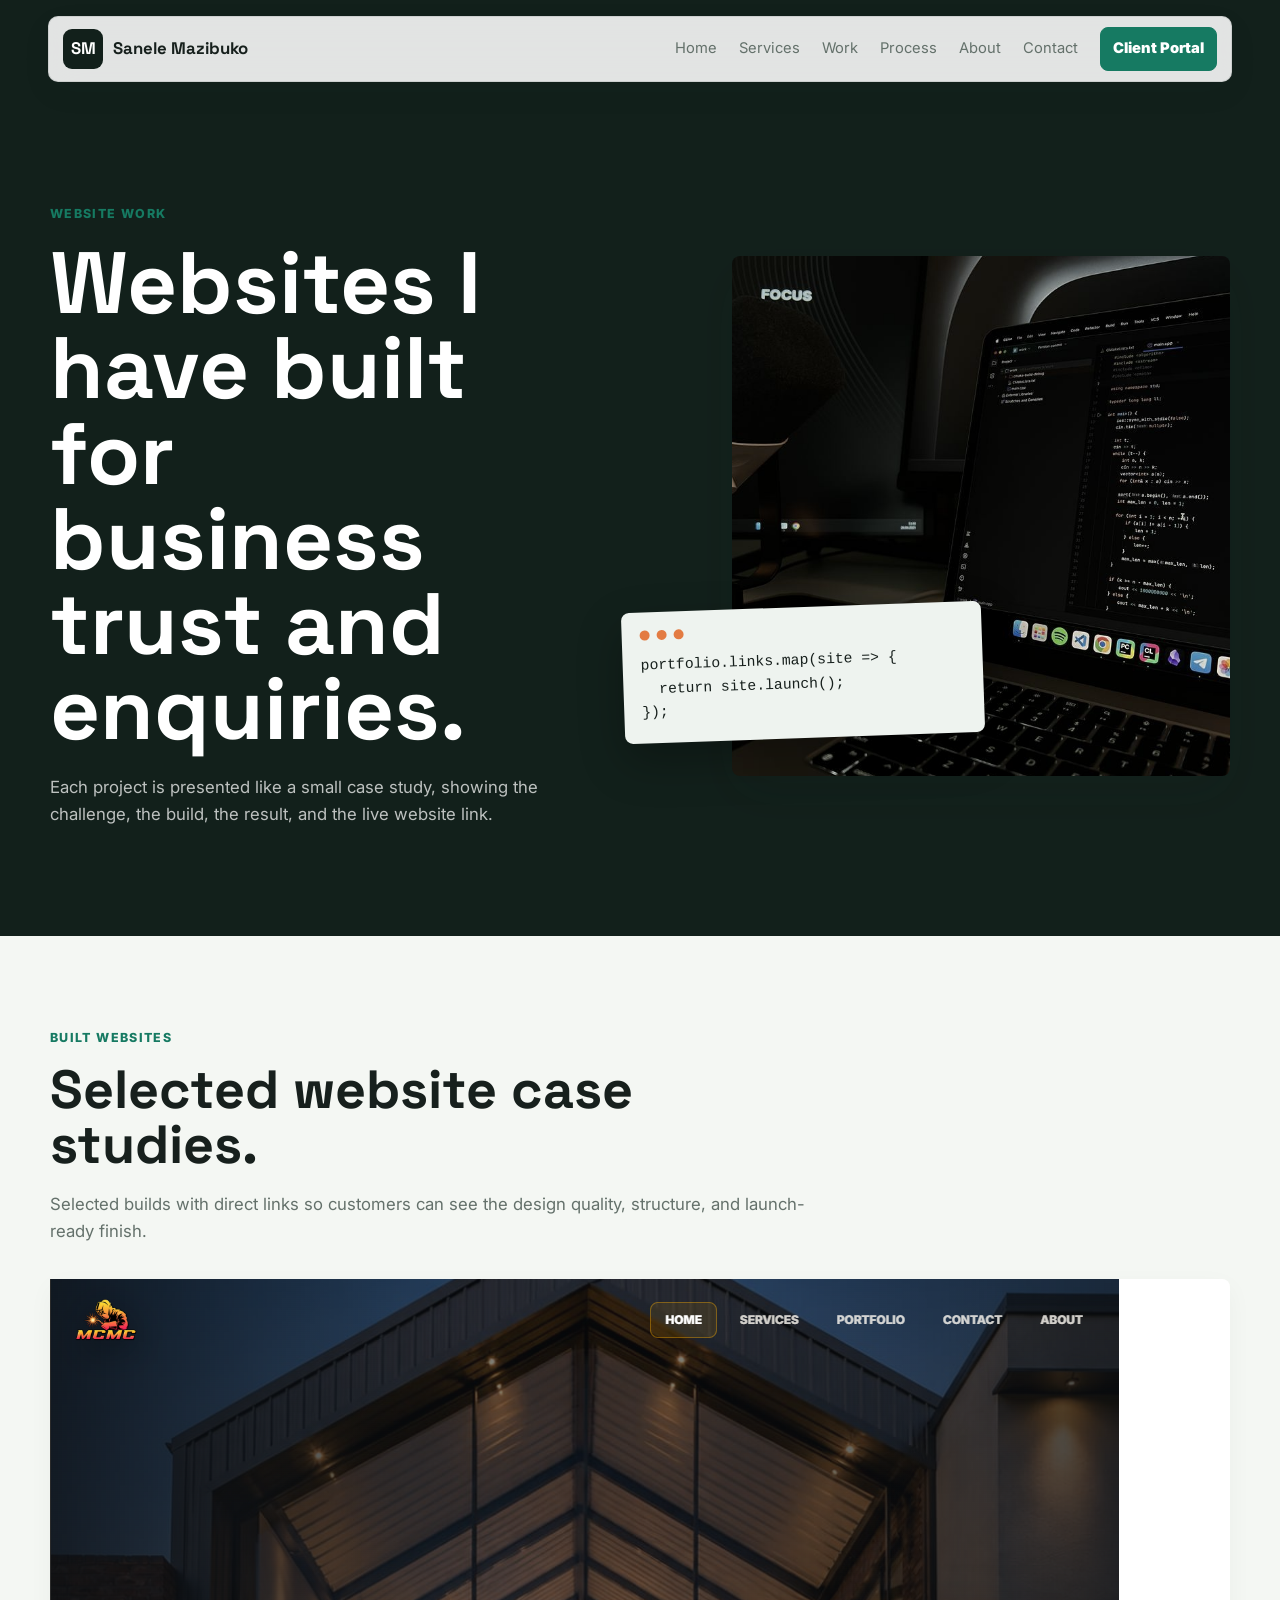
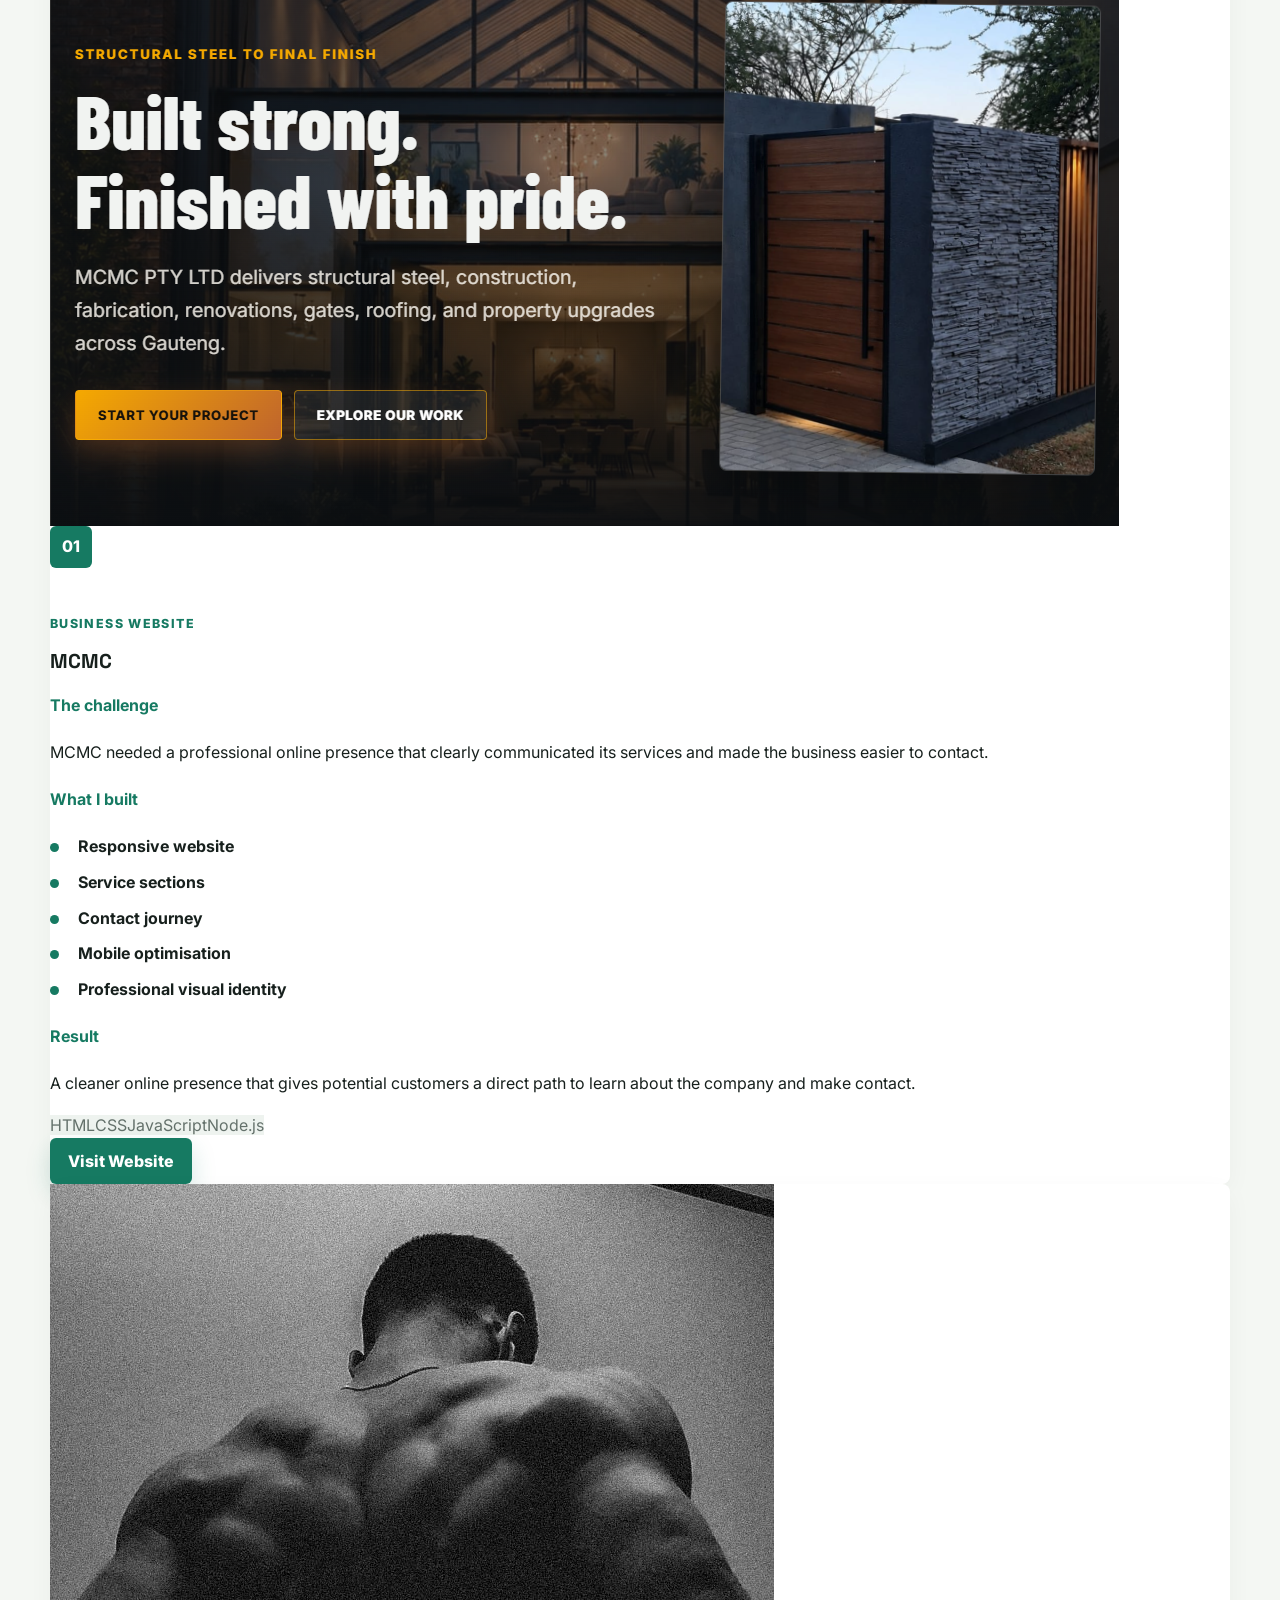
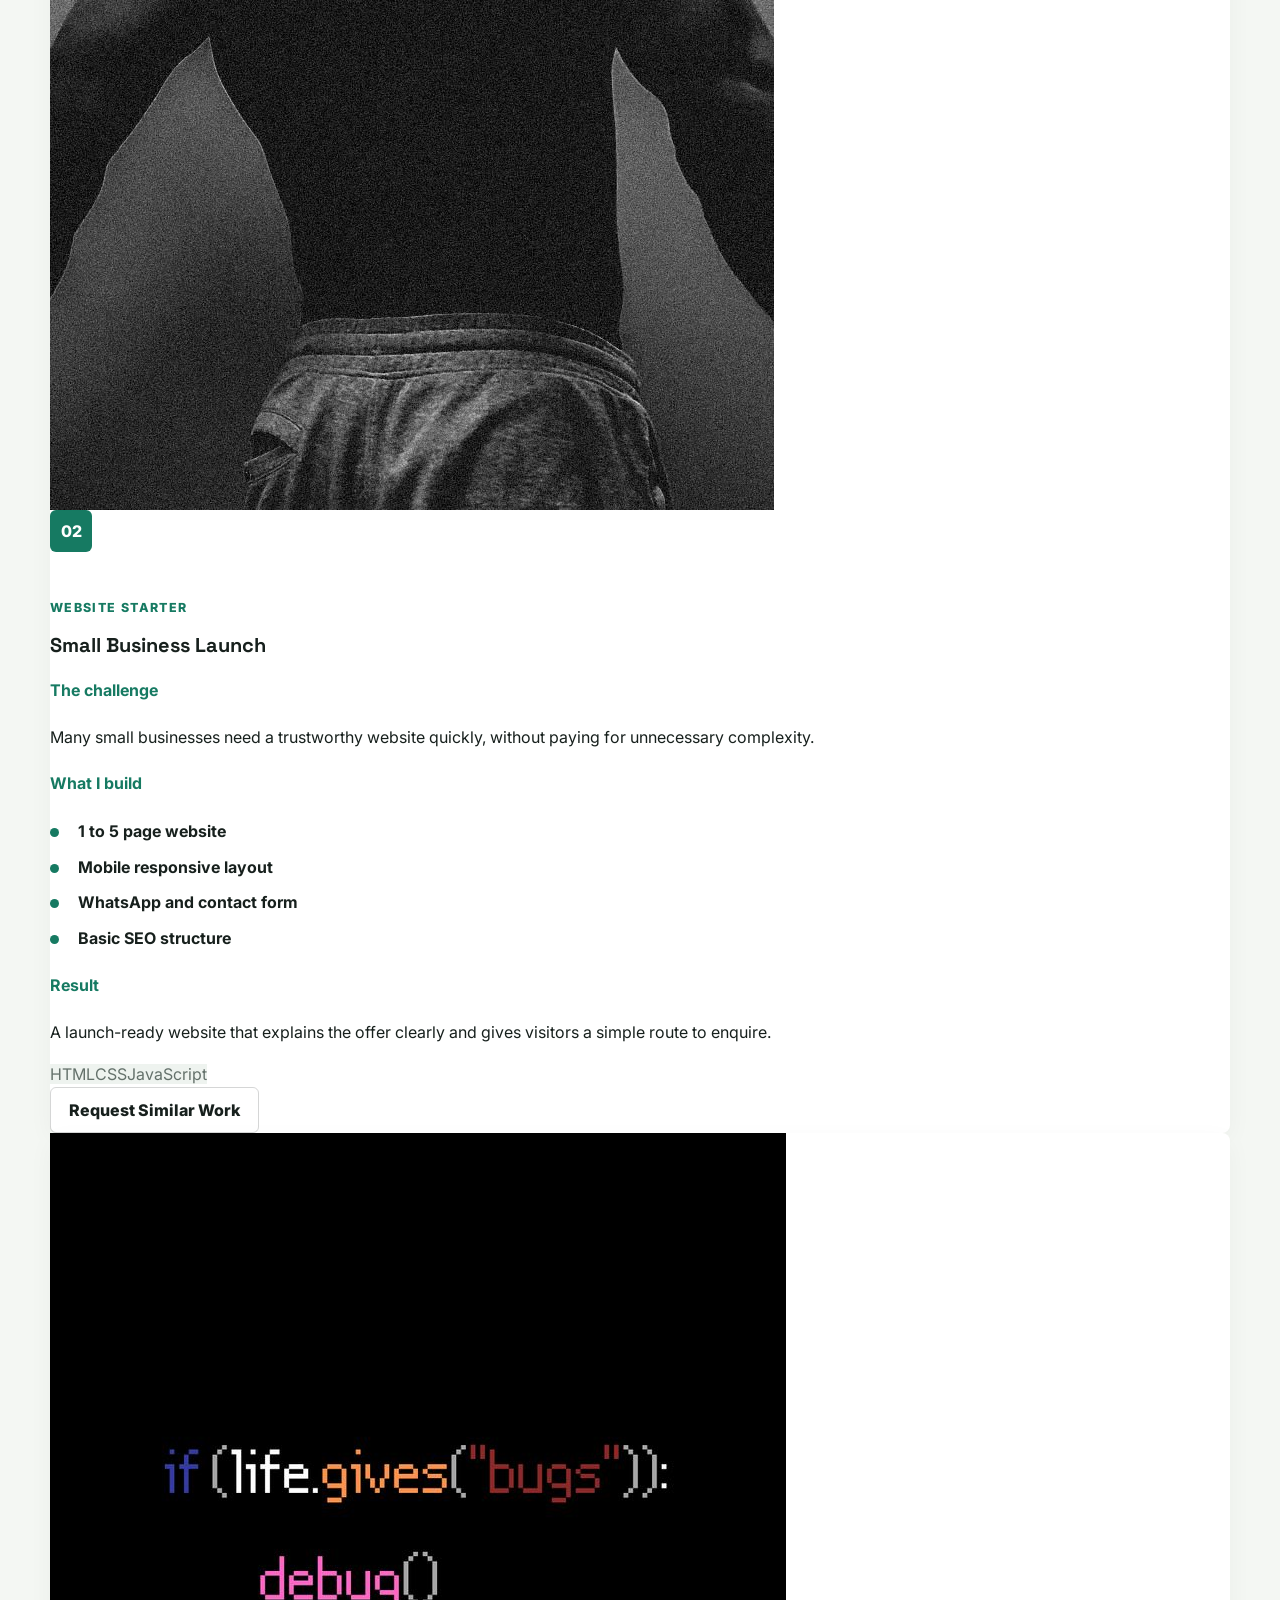
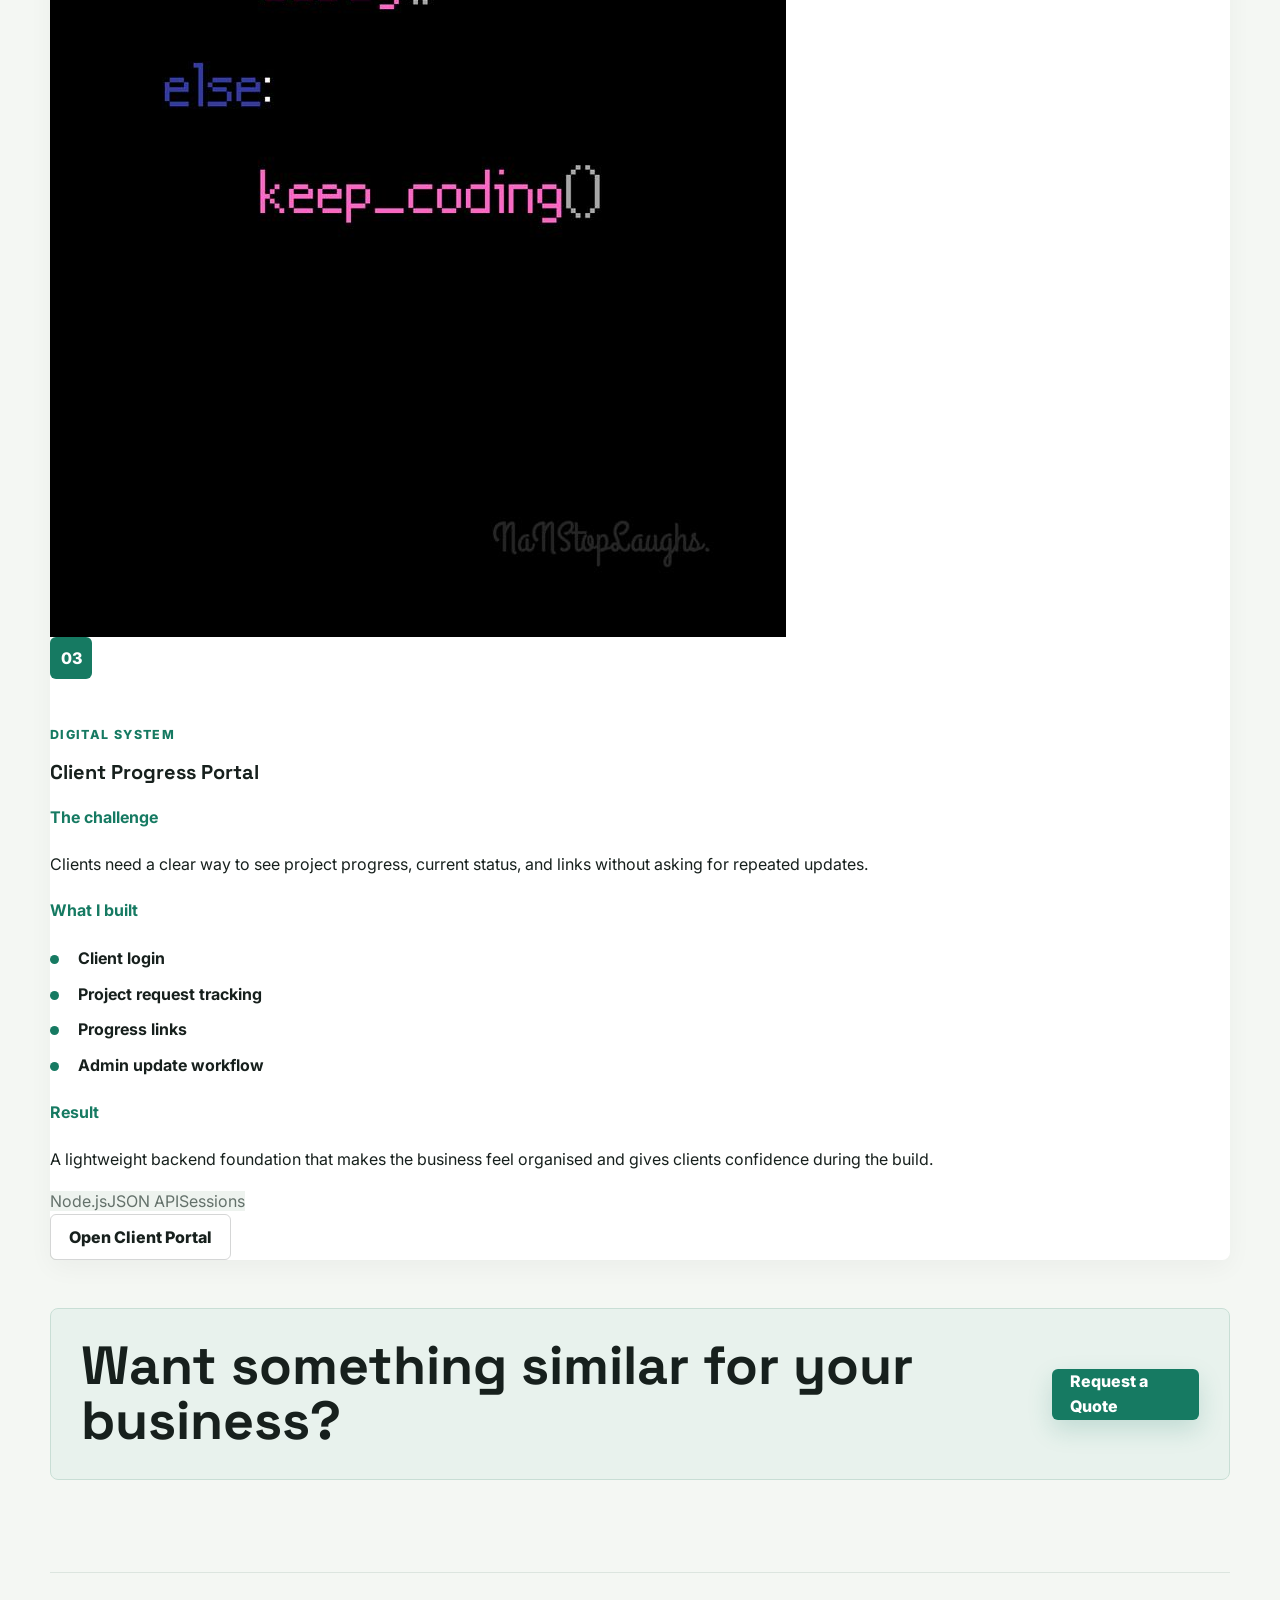
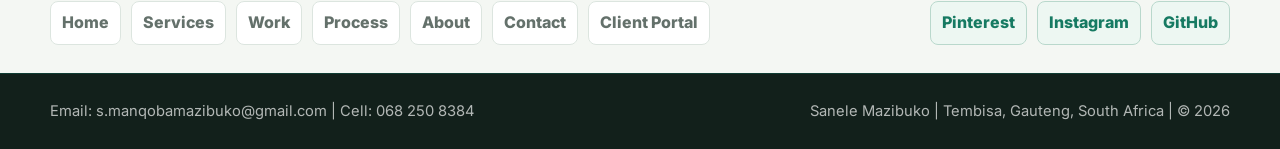
<file: work.html>
<!DOCTYPE html>
<!-- Tell the browser this is a modern HTML document. -->
<html lang="en">
<!-- Start the work page. -->
<head>
  <!-- Support standard text characters. -->
  <meta charset="UTF-8" />
  <!-- Make the page responsive. -->
  <meta name="viewport" content="width=device-width, initial-scale=1.0" />
  <!-- Describe the work page. -->
  <meta name="description" content="View Saniweb website case studies by Sanele Mazibuko, including MCMC and selected digital business builds." />
  <!-- Set the page title. -->
  <title>Work | Sanele Mazibuko</title>
  <!-- Connect to Google Fonts. -->
  <link rel="preconnect" href="https://fonts.googleapis.com" />
  <!-- Connect to the font asset host. -->
  <link rel="preconnect" href="https://fonts.gstatic.com" crossorigin />
  <!-- Load the font pairing. -->
  <link href="https://fonts.googleapis.com/css2?family=Inter:wght@400;500;600;700;800&family=Space+Grotesk:wght@600;700&display=swap" rel="stylesheet" />
  <!-- Load shared styles. -->
  <link rel="stylesheet" href="styles.css" />
</head>
<!-- End the setup area. -->
<body>
  <!-- Add the animated pointer glow. -->
  <div class="cursor-glow" aria-hidden="true"></div>
  <!-- Add the shared header. -->
  <header class="site-header">
    <!-- Add the shared navigation shell. -->
    <nav class="nav-shell" aria-label="Main navigation">
      <!-- Link the name brand to the homepage. -->
      <a class="brand" href="index.html" aria-label="Sanele Mazibuko home"><span class="brand-mark">SM</span><span class="brand-name">Sanele Mazibuko</span></a>
      <!-- Link to all website pages. -->
      <div class="nav-links"><a href="index.html">Home</a><a href="services.html">Services</a><a href="work.html">Work</a><a href="process.html">Process</a><a href="about.html">About</a><a href="contact.html">Contact</a><a class="nav-portal" href="login.html">Client Portal</a></div>
    </nav>
  </header>
  <!-- Start the work content. -->
  <main>
    <!-- Add the portfolio direction section. -->
    <section class="work section-band dark-panel page-band">
      <!-- Place text and imagery in a strong layout. -->
      <div class="work-layout section-wrap">
        <!-- Add proof-focused copy. -->
        <div class="work-copy reveal">
          <!-- Label the page. -->
          <p class="eyebrow dark">Website Work</p>
          <!-- Add the page headline. -->
          <h1>Websites I have built for business trust and enquiries.</h1>
          <!-- Add a clear note for editable links. -->
          <p>Each project is presented like a small case study, showing the challenge, the build, the result, and the live website link.</p>
        </div>
        <!-- Add a visual proof panel. -->
        <div class="showcase reveal">
          <!-- Show the existing creative image. -->
          <img src="images/Dopey.jpg" alt="Creative Sanele Mazibuko project visual" />
          <!-- Add the code card. -->
          <div class="code-card"><span class="dot-row"><i></i><i></i><i></i></span><pre><code>portfolio.links.map(site => {
  return site.launch();
});</code></pre></div>
        </div>
      </div>
    </section>
    <!-- Add the editable project links section. -->
    <section class="projects section-wrap">
      <!-- Introduce the website links. -->
      <div class="section-heading reveal">
        <!-- Label the section. -->
        <p class="eyebrow dark">Built Websites</p>
        <!-- Add the section headline. -->
        <h2>Selected website case studies.</h2>
        <!-- Explain how the section should be used. -->
        <p>Selected builds with direct links so customers can see the design quality, structure, and launch-ready finish.</p>
      </div>
      <!-- Display detailed website case studies. -->
      <div class="case-study-grid">
        <article class="case-study reveal">
          <img src="images/mcmc-construction.png" alt="MCMC Construction website preview" />
          <div class="case-study-content">
            <span class="service-icon">01</span>
            <p class="eyebrow dark">Business Website</p>
            <h3>MCMC</h3>
            <h4>The challenge</h4>
            <p>MCMC needed a professional online presence that clearly communicated its services and made the business easier to contact.</p>
            <h4>What I built</h4>
            <ul class="feature-list">
              <li>Responsive website</li>
              <li>Service sections</li>
              <li>Contact journey</li>
              <li>Mobile optimisation</li>
              <li>Professional visual identity</li>
            </ul>
            <h4>Result</h4>
            <p>A cleaner online presence that gives potential customers a direct path to learn about the company and make contact.</p>
            <div class="tech-list"><span>HTML</span><span>CSS</span><span>JavaScript</span><span>Node.js</span></div>
            <a class="button primary" href="https://mcmc-construction.mtungwamanqoba93.chatgpt.site" target="_blank" rel="noopener">Visit Website</a>
          </div>
        </article>
        <article class="case-study reveal">
          <img src="images/back.jpg" alt="Small business website concept preview" />
          <div class="case-study-content">
            <span class="service-icon">02</span>
            <p class="eyebrow dark">Website Starter</p>
            <h3>Small Business Launch</h3>
            <h4>The challenge</h4>
            <p>Many small businesses need a trustworthy website quickly, without paying for unnecessary complexity.</p>
            <h4>What I build</h4>
            <ul class="feature-list">
              <li>1 to 5 page website</li>
              <li>Mobile responsive layout</li>
              <li>WhatsApp and contact form</li>
              <li>Basic SEO structure</li>
            </ul>
            <h4>Result</h4>
            <p>A launch-ready website that explains the offer clearly and gives visitors a simple route to enquire.</p>
            <div class="tech-list"><span>HTML</span><span>CSS</span><span>JavaScript</span></div>
            <a class="button ghost" href="contact.html">Request Similar Work</a>
          </div>
        </article>
        <article class="case-study reveal">
          <img src="images/bug.jpg" alt="Client portal and backend system preview" />
          <div class="case-study-content">
            <span class="service-icon">03</span>
            <p class="eyebrow dark">Digital System</p>
            <h3>Client Progress Portal</h3>
            <h4>The challenge</h4>
            <p>Clients need a clear way to see project progress, current status, and links without asking for repeated updates.</p>
            <h4>What I built</h4>
            <ul class="feature-list">
              <li>Client login</li>
              <li>Project request tracking</li>
              <li>Progress links</li>
              <li>Admin update workflow</li>
            </ul>
            <h4>Result</h4>
            <p>A lightweight backend foundation that makes the business feel organised and gives clients confidence during the build.</p>
            <div class="tech-list"><span>Node.js</span><span>JSON API</span><span>Sessions</span></div>
            <a class="button ghost" href="login.html">Open Client Portal</a>
          </div>
        </article>
      </div>
      <div class="section-cta reveal">
        <h2>Want something similar for your business?</h2>
        <a class="button primary" href="contact.html">Request a Quote</a>
      </div>
    </section>
  </main>
  <!-- Add shortcut and social links above the footer. -->
  <section class="pre-footer section-wrap"><div class="shortcut-links" aria-label="Shortcut links"><a href="index.html">Home</a><a href="services.html">Services</a><a href="work.html">Work</a><a href="process.html">Process</a><a href="about.html">About</a><a href="contact.html">Contact</a><a href="login.html">Client Portal</a></div><div class="social-links" aria-label="Social links"><a href="https://pin.it/64vM7cFOm" target="_blank" rel="noopener">Pinterest</a><a href="https://www.instagram.com/might.be.sani?stkn=MWJxbGgycHRqeTBucQ==" target="_blank" rel="noopener">Instagram</a><a href="https://github.com/Manqoba275" target="_blank" rel="noopener">GitHub</a></div></section>
  <!-- Add the shared footer. -->
  <footer class="site-footer"><div class="footer-shell"><p>Email: s.manqobamazibuko@gmail.com | Cell: 068 250 8384</p><p>Sanele Mazibuko | Tembisa, Gauteng, South Africa | &copy; 2026</p></div></footer>
  <!-- Load shared scripts. -->
  <script src="script.js"></script>
</body>
<!-- End the work page. -->
</html>
</file>
<file: styles.css>
/* Use border-box sizing so spacing is easier to reason about. */
* { box-sizing: border-box; }
/* Define the main design tokens used across the website. */
:root {
  --ink: #f4f7f6;
  --muted: #a5b0ad;
  --paper: #070908;
  --white: #ffffff;
  --line: rgba(255, 255, 255, 0.14);
  --accent: #00e0c7;
  --accent-2: #ff5a3d;
  --deep: #050706;
  --panel: #101413;
  --panel-2: #161c1a;
  --shadow: 0 24px 70px rgba(0, 0, 0, 0.42);
}
/* Smooth scroll creates a polished section-jump experience. */
html { scroll-behavior: smooth; }
/* Style the full page with a premium neutral base. */
body {
  margin: 0;
  color: var(--ink);
  background:
    radial-gradient(circle at 20% 10%, rgba(0, 224, 199, 0.12), transparent 28%),
    radial-gradient(circle at 82% 36%, rgba(255, 90, 61, 0.08), transparent 26%),
    var(--paper);
  font-family: "Inter", Arial, sans-serif;
  line-height: 1.6;
}
/* Make images responsive by default. */
img { max-width: 100%; display: block; }
/* Keep links visually clean and inherit nearby color. */
a { color: inherit; text-decoration: none; }
/* Add an animated glow that follows the pointer. */
.cursor-glow {
  position: fixed;
  width: 80px;
  height: 80px;
  left: var(--cursor-x, 50%);
  top: var(--cursor-y, 50%);
  transform: translate(-50%, -50%);
  pointer-events: none;
  background: radial-gradient(circle, rgba(0, 224, 199, 0.07), transparent 68%);
  z-index: 1;
  transition: opacity 0.8s ease;
}
/* Keep the header fixed so customers can contact quickly. */
.site-header {
  position: fixed;
  top: 0;
  left: 0;
  right: 0;
  z-index: 10;
  padding: 18px clamp(16px, 4vw, 48px);
}
/* Create a glassy navigation shell. */
.nav-shell {
  max-width: 1180px;
  margin: 0 auto;
  display: flex;
  align-items: center;
  justify-content: space-between;
  gap: 24px;
  padding: 12px 14px;
  border: 1px solid rgba(255, 255, 255, 0.08);
  border-radius: 8px;
  color: var(--white);
  background: rgba(5, 7, 6, 0.42);
  box-shadow: 0 18px 60px rgba(0, 0, 0, 0.18);
  backdrop-filter: blur(18px);
}
/* Align the logo and brand name. */
.brand {
  display: inline-flex;
  align-items: center;
  gap: 10px;
  font-family: "Space Grotesk", sans-serif;
  font-size: 1.05rem;
  font-weight: 700;
  letter-spacing: 0;
}
/* Turn the initials into a compact animated name mark. */
.brand-mark {
  display: inline-grid;
  place-items: center;
  width: 42px;
  height: 42px;
  border-radius: 8px;
  color: var(--deep);
  background: linear-gradient(135deg, var(--accent), #f7fff9 52%, var(--accent-2));
  box-shadow: 0 0 34px rgba(0, 224, 199, 0.26);
  animation: markPulse 4.8s ease-in-out infinite;
}
/* Keep the typed name prominent without needing a logo image. */
.brand-name {
  max-width: 220px;
  line-height: 1.05;
}
/* Arrange navigation links horizontally. */
.nav-links {
  display: flex;
  align-items: center;
  gap: clamp(10px, 1.8vw, 22px);
  color: rgba(255, 255, 255, 0.82);
  font-size: 0.92rem;
}
/* Animate navigation links on hover. */
.nav-links a {
  position: relative;
  padding: 8px 0;
  transition: color 0.75s ease, transform 0.75s ease;
}
/* Draw a smooth hover line under header links. */
.nav-links a::after {
  content: "";
  position: absolute;
  left: 0;
  right: 0;
  bottom: 0;
  height: 2px;
  background: var(--accent);
  transform: scaleX(0);
  transform-origin: left;
  transition: transform 0.75s ease;
}
/* Lift and brighten links when hovered. */
.nav-links a:hover {
  color: #9ffbf0;
  transform: translateY(-2px);
}
/* Reveal the hover line under header links. */
.nav-links a:hover::after {
  transform: scaleX(1);
}
/* Make the client portal secondary but easy to find. */
.nav-links .nav-portal {
  padding: 9px 12px;
  border: 1px solid rgba(0, 224, 199, 0.34);
  border-radius: 8px;
  color: var(--deep);
  background: var(--accent);
  font-weight: 900;
}
.nav-links .nav-portal::after { display: none; }
.nav-links .nav-portal:hover {
  color: var(--deep);
  background: #d7fff9;
}
/* Style the small header call to action. */
.nav-cta {
  padding: 10px 14px;
  border-radius: 32px;
  color: var(--deep);
  background: var(--accent);
  font-weight: 700;
  transition: transform 0.75s ease, background 0.75s ease;
}
/* Add button movement on hover. */
.nav-cta:hover {
  transform: translateY(-2px);
  background: #d7fff9;
}
/* Define full-width bands used by hero and contact areas. */
.section-band {
  position: relative;
  overflow: hidden;
}
/* Define the default inner page width. */
.section-wrap {
  width: min(1180px, calc(100% - 32px));
  margin: 0 auto;
}
/* Build a strong first viewport hero. */
.hero {
  min-height: 94vh;
  display: grid;
  align-items: end;
  padding: 150px clamp(16px, 4vw, 48px) 38px;
  color: var(--white);
}
/* Split the home hero into text and image columns. */
.hero-split {
  position: relative;
  z-index: 2;
  display: grid;
  grid-template-columns: minmax(0, 0.95fr) minmax(280px, 0.72fr);
  gap: clamp(28px, 5vw, 76px);
  align-items: center;
  width: min(1180px, 100%);
  margin: 0 auto;
}
/* Position the background image behind hero content. */
.hero-bg {
  position: absolute;
  inset: 0;
  width: 100%;
  height: 100%;
  object-fit: cover;
  z-index: 0;
  transition: filter 1.4s ease, transform 1.4s ease;
}
/* Blur the hero background slightly after the visitor starts scrolling. */
body.is-scrolled .hero-bg {
  filter: blur(8px) brightness(0.82);
  transform: scale(1.04);
}
/* Create hero contrast with layered darkness. */
.hero-overlay {
  position: absolute;
  inset: 0;
  background:
    linear-gradient(90deg, rgba(3, 5, 5, 0.94), rgba(3, 5, 5, 0.7), rgba(3, 5, 5, 0.9)),
    linear-gradient(180deg, rgba(0, 224, 199, 0.12), rgba(255, 90, 61, 0.06));
  z-index: 0;
}
/* Position hero content above the background. */
.hero-content {
  position: relative;
  z-index: 2;
  width: min(760px, 100%);
  margin: 0;
  padding-bottom: 32px;
  animation: slideInText 1.4s ease both;
}
/* Style the image placed beside the homepage text. */
.hero-visual {
  position: relative;
  z-index: 2;
  align-self: center;
}
/* Frame the code image with a polished dark treatment. */
.hero-visual img {
  width: 100%;
  aspect-ratio: 4 / 5;
  object-fit: cover;
  border: 0;
  border-radius: 32px;
  box-shadow: var(--shadow);
  filter: saturate(1.05) contrast(1.08);
  animation: imageDrift 9s ease-in-out infinite;
  transition: transform 0.9s ease, filter 0.9s ease, border-color 0.9s ease;
}
/* Make the homepage image respond when hovered. */
.hero-visual:hover img {
  animation: none;
  border-color: rgba(0, 224, 199, 0.54);
  filter: saturate(1.18) contrast(1.12);
  transform: translateY(-8px) scale(1.02);
}
/* Add a small floating badge over the homepage image. */
.hero-visual-badge {
  position: absolute;
  left: 18px;
  bottom: 18px;
  max-width: calc(100% - 36px);
  padding: 10px 12px;
  border: 1px solid rgba(0, 224, 199, 0.32);
  border-radius: 8px;
  color: var(--deep);
  background: linear-gradient(135deg, var(--accent), #b8fff5);
  font-weight: 800;
  box-shadow: 0 14px 38px rgba(0, 0, 0, 0.28);
}
/* Style section labels. */
.eyebrow {
  margin: 0 0 16px;
  color: #9ffbf0;
  font-weight: 800;
  letter-spacing: 0;
  text-transform: uppercase;
  font-size: 0.78rem;
}
/* Make dark-section labels fit light backgrounds. */
.eyebrow.dark { color: var(--accent); }
/* Style the main hero heading. */
h1 {
  margin: 0;
  max-width: 980px;
  font-family: "Space Grotesk", sans-serif;
  font-size: clamp(3rem, 7vw, 6.2rem);
  line-height: 0.94;
  letter-spacing: 0;
}
/* Style standard section headings. */
h2 {
  margin: 0;
  font-family: "Space Grotesk", sans-serif;
  font-size: clamp(2.15rem, 5vw, 4.2rem);
  line-height: 1;
  letter-spacing: 0;
}
/* Style inner-page hero sections. */
.page-hero {
  padding: 164px 0 56px;
}
/* Keep page hero text readable. */
.page-hero h1 {
  max-width: 980px;
  font-size: clamp(2.7rem, 7vw, 6rem);
}
/* Make inner-page hero copy fit the dark theme. */
.page-hero .hero-copy {
  color: var(--muted);
}
/* Remove top padding when a section follows a page hero. */
.no-top {
  padding-top: 30px;
}
/* Add breathing room for full-width inner page bands. */
.page-band {
  padding-top: 78px;
}
/* Style smaller card headings. */
h3 {
  margin: 0;
  font-family: "Space Grotesk", sans-serif;
  font-size: 1.35rem;
  line-height: 1.1;
}
/* Style hero supporting text. */
.hero-copy {
  max-width: 720px;
  margin: 24px 0 0;
  color: rgba(255, 255, 255, 0.82);
  font-size: clamp(1rem, 2vw, 1.25rem);
}
/* Arrange hero buttons. */
.hero-actions {
  display: flex;
  flex-wrap: wrap;
  gap: 14px;
  margin-top: 34px;
}
/* Keep the homepage trust line close to the action buttons. */
.trust-line {
  margin: 18px 0 0;
  color: rgba(255, 255, 255, 0.78);
  font-weight: 800;
}
/* Create a reusable button style. */
.button {
  display: inline-flex;
  align-items: center;
  justify-content: center;
  min-height: 48px;
  padding: 0 20px;
  border: 0;
  border-radius: 8px;
  font: inherit;
  font-weight: 800;
  cursor: pointer;
  transition: transform 0.75s ease, box-shadow 0.75s ease, background 0.75s ease;
}
/* Style the main action button. */
.button.primary {
  color: var(--deep);
  background: linear-gradient(135deg, var(--accent), #b8fff5);
  box-shadow: 0 16px 44px rgba(0, 224, 199, 0.28);
  position: relative;
  overflow: hidden;
}
/* Add a subtle shine across primary buttons. */
.button.primary::after {
  content: "";
  position: absolute;
  inset: 0;
  background: linear-gradient(110deg, transparent 20%, rgba(255, 255, 255, 0.62), transparent 56%);
  transform: translateX(-120%);
  transition: transform 0.9s ease;
}
.button.primary:hover::after { transform: translateX(120%); }
/* Style secondary transparent buttons. */
.button.ghost {
  color: var(--white);
  border: 1px solid rgba(0, 224, 199, 0.32);
  background: rgba(0, 224, 199, 0.08);
}
/* Lift buttons when hovered. */
.button:hover {
  transform: translateY(-3px);
  box-shadow: 0 20px 50px rgba(17, 19, 21, 0.22);
}
/* Layout hero metrics in a glass strip. */
.hero-metrics {
  position: relative;
  z-index: 2;
  width: min(1180px, 100%);
  margin: 0 auto;
  display: grid;
  grid-template-columns: repeat(3, 1fr);
  gap: 18px;
}
/* Space the moved homepage metrics below the What I Do copy. */
.service-metrics {
  margin: -16px 0 34px;
}
/* Space each metric cell. */
.hero-metrics article {
  padding: 0;
  border-right: 0;
}
/* Remove the final right border. */
.hero-metrics article:last-child { border-right: 0; }
/* Make metric values stand out. */
.hero-metrics strong {
  display: block;
  font-family: "Space Grotesk", sans-serif;
  font-size: 2rem;
}
/* Style metric captions. */
.hero-metrics span {
  color: rgba(255, 255, 255, 0.74);
}
/* Add generous spacing to service and process sections. */
.services,
.process {
  padding: 108px 0;
}
/* Keep intro text readable. */
.section-heading {
  max-width: 760px;
  margin-bottom: 42px;
}
/* Style section intro paragraphs. */
.section-heading p:last-child {
  margin: 18px 0 0;
  color: var(--muted);
  font-size: 1.05rem;
}
/* Build the responsive services grid. */
.service-grid {
  display: grid;
  grid-template-columns: repeat(4, 1fr);
  gap: 18px;
}
/* Limit compact homepage cards to three columns. */
.compact-grid {
  grid-template-columns: repeat(4, 1fr);
}
/* Style individual service cards. */
.service-card {
  position: relative;
  overflow: hidden;
  min-height: 310px;
  padding: 28px;
  border: 1px solid var(--line);
  border-radius: 8px;
  background: linear-gradient(180deg, rgba(22, 28, 26, 0.96), rgba(10, 14, 13, 0.96));
  box-shadow: 0 12px 40px rgba(0, 0, 0, 0.24);
  transition: transform 0.9s ease, box-shadow 0.9s ease, border-color 0.9s ease, opacity 0.9s ease;
}
/* Add a premium moving edge glow to service cards. */
.service-card::before,
.project-card::before,
.portal-card::before,
.contact-form::before,
.admin-panel::before,
.email-marketing-panel::before {
  content: "";
  position: absolute;
  inset: -1px;
  border-radius: inherit;
  background: linear-gradient(135deg, rgba(0, 224, 199, 0.38), transparent 34%, rgba(255, 90, 61, 0.22));
  opacity: 0;
  pointer-events: none;
  transition: opacity 0.8s ease;
}
.service-card:hover::before,
.project-card:hover::before,
.portal-card:hover::before,
.contact-form:hover::before,
.admin-panel:hover::before,
.email-marketing-panel:hover::before {
  opacity: 1;
}
/* Lift service cards on hover. */
.service-card:hover {
  transform: translateY(-8px);
  border-color: rgba(0, 224, 199, 0.45);
  box-shadow: var(--shadow);
}
/* Shrink homepage service cards when another card is being hovered. */
.compact-grid:has(.service-card:hover) .service-card {
  opacity: 0.58;
  transform: scale(0.92);
}
/* Expand the active homepage service card above the others. */
.compact-grid:has(.service-card:hover) .service-card:hover {
  position: relative;
  z-index: 3;
  opacity: 1;
  transform: translateY(-10px) scale(1.08);
  border-color: rgba(0, 224, 199, 0.56);
  box-shadow: var(--shadow);
}
/* Style numeric service icons. */
.service-icon {
  display: inline-flex;
  align-items: center;
  justify-content: center;
  width: 46px;
  height: 46px;
  margin-bottom: 52px;
  border-radius: 8px;
  color: var(--deep);
  background: var(--accent);
  font-weight: 800;
}
/* Style service descriptions. */
.service-card p {
  margin: 18px 0 0;
  color: var(--muted);
}
/* Shared grids for business proof sections. */
.selected-work,
.why-section,
.who-section,
.about-preview,
.about-detail {
  padding-bottom: 108px;
}
/* Build case-study and about layouts. */
.case-card,
.about-layout {
  display: grid;
  grid-template-columns: minmax(280px, 0.8fr) minmax(0, 1.2fr);
  gap: clamp(24px, 5vw, 58px);
  align-items: center;
  padding: 26px;
  border: 1px solid rgba(0, 224, 199, 0.16);
  border-radius: 8px;
  background: linear-gradient(145deg, rgba(22, 28, 26, 0.96), rgba(9, 12, 11, 0.98));
  box-shadow: var(--shadow);
}
.case-card img,
.about-layout img {
  width: 100%;
  aspect-ratio: 4 / 3;
  object-fit: cover;
  border-radius: 8px;
}
/* Keep feature lists clean and easy to scan. */
.feature-list {
  list-style: none;
  display: grid;
  gap: 10px;
  margin: 22px 0;
  padding: 0;
}
.feature-list li {
  position: relative;
  padding-left: 28px;
  color: var(--ink);
  font-weight: 700;
}
.feature-list li::before {
  content: "";
  position: absolute;
  left: 0;
  top: 9px;
  width: 12px;
  height: 12px;
  border-radius: 4px;
  background: var(--accent);
  box-shadow: 0 0 18px rgba(0, 224, 199, 0.24);
}
/* Layout reasons and audience cards. */
.reason-grid,
.help-grid {
  display: grid;
  grid-template-columns: repeat(4, minmax(0, 1fr));
  gap: 18px;
}
.reason-card,
.help-card,
.package-card {
  position: relative;
  overflow: hidden;
  padding: 26px;
  border: 1px solid var(--line);
  border-radius: 8px;
  background: linear-gradient(180deg, rgba(22, 28, 26, 0.96), rgba(10, 14, 13, 0.96));
  box-shadow: 0 12px 40px rgba(0, 0, 0, 0.22);
  transition: transform 0.8s ease, border-color 0.8s ease, box-shadow 0.8s ease;
}
.reason-card:hover,
.help-card:hover,
.package-card:hover {
  transform: translateY(-7px);
  border-color: rgba(0, 224, 199, 0.45);
  box-shadow: var(--shadow);
}
.reason-card span {
  display: block;
  margin-bottom: 34px;
  color: var(--accent);
  font-weight: 900;
}
.reason-card p,
.help-card p,
.package-card p {
  color: var(--muted);
}
/* Style package pricing. */
.package-grid {
  display: grid;
  grid-template-columns: repeat(3, minmax(0, 1fr));
  gap: 18px;
}
.pricing-choice-grid {
  grid-template-columns: repeat(2, minmax(0, 1fr));
}
.package-card {
  display: flex;
  min-height: 520px;
  flex-direction: column;
}
.featured-package {
  border-color: rgba(0, 224, 199, 0.44);
  background:
    linear-gradient(145deg, rgba(0, 224, 199, 0.14), rgba(255, 90, 61, 0.08)),
    linear-gradient(180deg, rgba(22, 28, 26, 0.98), rgba(10, 14, 13, 0.98));
}
.price {
  display: block;
  margin: 8px 0 8px;
  color: #9ffbf0;
  font-family: "Space Grotesk", sans-serif;
  font-size: 1.45rem;
}
.package-card .button {
  margin-top: auto;
}
.pricing-note {
  max-width: 760px;
  margin: 22px auto 0;
  color: var(--muted);
  text-align: center;
}
/* Convert section calls to action into strong closing panels. */
.section-cta,
.final-cta-panel {
  margin-top: 48px;
  padding: 30px;
  border: 1px solid rgba(0, 224, 199, 0.18);
  border-radius: 8px;
  background:
    linear-gradient(135deg, rgba(0, 224, 199, 0.12), rgba(255, 90, 61, 0.08)),
    rgba(10, 14, 13, 0.96);
}
.section-cta {
  display: flex;
  align-items: center;
  justify-content: space-between;
  gap: 18px;
}
.final-cta {
  padding-bottom: 108px;
}
.final-cta-panel {
  display: grid;
  gap: 18px;
  text-align: center;
  place-items: center;
}
/* Style the dark portfolio proof band. */
.dark-panel {
  background:
    linear-gradient(135deg, rgba(13, 18, 17, 0.98), rgba(5, 7, 6, 0.98)),
    var(--deep);
}
/* Lay out the work section. */
.work-layout {
  display: grid;
  grid-template-columns: 0.9fr 1.1fr;
  gap: clamp(34px, 6vw, 84px);
  align-items: center;
  padding: 112px 0;
}
/* Style the work copy paragraph. */
.work-copy p:not(.eyebrow) {
  margin: 22px 0 0;
  color: var(--muted);
  font-size: 1.05rem;
}
/* Remove default list spacing and bullets. */
.check-list {
  list-style: none;
  padding: 0;
  margin: 26px 0 0;
  display: grid;
  gap: 12px;
}
/* Add custom check items. */
.check-list li {
  position: relative;
  padding-left: 30px;
  color: var(--ink);
  font-weight: 700;
}
/* Draw the custom check marker. */
.check-list li::before {
  content: "";
  position: absolute;
  left: 0;
  top: 8px;
  width: 14px;
  height: 14px;
  border-radius: 4px;
  background: var(--accent);
}
/* Create the portfolio visual area. */
.showcase {
  position: relative;
  min-height: 520px;
}
/* Style the showcase image. */
.showcase > img {
  width: 82%;
  height: 520px;
  object-fit: cover;
  margin-left: auto;
  border-radius: 8px;
  box-shadow: var(--shadow);
}
/* Style the floating code card. */
.code-card {
  position: absolute;
  left: 0;
  bottom: 38px;
  width: min(360px, 88%);
  padding: 18px;
  border-radius: 8px;
  color: #eafaf7;
  background: rgba(5, 7, 6, 0.94);
  box-shadow: var(--shadow);
  transform: rotate(-2deg);
  animation: floatCard 8s ease-in-out infinite;
}
/* Display the fake window dots. */
.dot-row {
  display: flex;
  gap: 7px;
  margin-bottom: 14px;
}
/* Style each fake window dot. */
.dot-row i {
  width: 10px;
  height: 10px;
  border-radius: 50%;
  background: var(--accent-2);
}
/* Style code text inside the card. */
pre {
  margin: 0;
  white-space: pre-wrap;
  font-size: 0.92rem;
}
/* Build the timeline grid. */
.timeline {
  display: grid;
  grid-template-columns: repeat(3, 1fr);
  gap: 18px;
}
/* Style timeline step cards. */
.timeline-item {
  position: relative;
  overflow: hidden;
  padding: 28px;
  border-left: 4px solid var(--accent);
  border-radius: 8px;
  background: linear-gradient(180deg, rgba(22, 28, 26, 0.96), rgba(10, 14, 13, 0.96));
  box-shadow: 0 14px 40px rgba(0, 0, 0, 0.26);
  transition: transform 0.8s ease, border-color 0.8s ease;
}
.timeline-item:hover {
  transform: translateY(-7px);
  border-left-color: var(--accent-2);
}
/* Style timeline step numbers. */
.timeline-item span {
  display: block;
  margin-bottom: 38px;
  color: var(--accent);
  font-weight: 800;
}
/* Style timeline text. */
.timeline-item p {
  margin: 16px 0 0;
  color: var(--muted);
}
/* Build the final contact section. */
.contact {
  color: var(--white);
}
/* Give the standalone contact page enough height below the fixed header. */
.contact-page {
  min-height: 100vh;
  padding-top: 56px;
}
/* Position the contact image behind content. */
.contact-bg {
  position: absolute;
  inset: 0;
  width: 100%;
  height: 100%;
  object-fit: cover;
  z-index: 0;
}
/* Darken the contact image. */
.contact-overlay {
  position: absolute;
  inset: 0;
  background: linear-gradient(90deg, rgba(3, 5, 5, 0.96), rgba(3, 5, 5, 0.82));
  z-index: 0;
}
/* Layout contact text and form. */
.contact-layout {
  position: relative;
  z-index: 2;
  display: grid;
  grid-template-columns: 0.9fr 1.1fr;
  gap: clamp(30px, 6vw, 72px);
  align-items: center;
  padding: 112px 0;
}
/* Style the contact copy. */
.contact-copy p:not(.eyebrow) {
  color: rgba(255, 255, 255, 0.74);
  font-size: 1.05rem;
}
/* Arrange contact details. */
.contact-details {
  display: grid;
  gap: 8px;
  margin-top: 30px;
  font-weight: 800;
}
/* Highlight contact email. */
.contact-details a {
  color: #9ffbf0;
}
/* Style the WhatsApp contact link as a clear button. */
.whatsapp-button {
  display: inline-flex;
  width: max-content;
  align-items: center;
  justify-content: center;
  min-height: 44px;
  padding: 0 14px;
  border: 1px solid rgba(0, 224, 199, 0.28);
  border-radius: 8px;
  color: var(--deep) !important;
  background: linear-gradient(135deg, #25d366, #b8fff5);
  box-shadow: 0 14px 34px rgba(37, 211, 102, 0.2);
  transition: transform 0.75s ease, box-shadow 0.75s ease;
}
/* Lift the WhatsApp button when hovered. */
.whatsapp-button:hover {
  transform: translateY(-2px);
  box-shadow: 0 18px 42px rgba(37, 211, 102, 0.28);
}
/* Build the contact form grid. */
.contact-form {
  position: relative;
  overflow: hidden;
  display: grid;
  grid-template-columns: repeat(2, 1fr);
  gap: 16px;
  padding: 24px;
  border: 1px solid rgba(0, 224, 199, 0.22);
  border-radius: 8px;
  background: rgba(5, 7, 6, 0.62);
  backdrop-filter: blur(18px);
  box-shadow: 0 24px 70px rgba(0, 0, 0, 0.3);
}
/* Create responsive portal form and dashboard columns. */
.portal-grid {
  display: grid;
  grid-template-columns: repeat(2, minmax(0, 1fr));
  gap: 18px;
  padding-bottom: 108px;
}
/* Style login, signup, and empty-state panels. */
.portal-card {
  position: relative;
  overflow: hidden;
  display: grid;
  gap: 16px;
  padding: 26px;
  border: 1px solid rgba(0, 224, 199, 0.18);
  border-radius: 8px;
  background: linear-gradient(180deg, rgba(22, 28, 26, 0.96), rgba(10, 14, 13, 0.96));
  box-shadow: 0 14px 42px rgba(0, 0, 0, 0.25);
  transition: transform 0.8s ease, border-color 0.8s ease, box-shadow 0.8s ease;
}
.portal-card:hover {
  transform: translateY(-6px);
  border-color: rgba(0, 224, 199, 0.42);
  box-shadow: var(--shadow);
}
/* Keep portal card copy readable. */
.portal-card p {
  margin: 0;
  color: var(--muted);
}
/* Hide private admin areas until they are needed. */
.is-hidden {
  display: none !important;
}
/* Make the owner reveal button almost invisible. */
.hidden-admin-trigger {
  justify-self: end;
  width: 18px;
  height: 18px;
  border: 0;
  color: transparent;
  background: transparent;
  cursor: pointer;
}
/* Layout the My Work dashboard. */
.portal-work {
  display: grid;
  grid-template-columns: minmax(0, 1.05fr) minmax(320px, 0.7fr);
  gap: 20px;
  padding-bottom: 108px;
}
/* Stack project request cards. */
.project-list {
  display: grid;
  gap: 18px;
}
/* Style portal project cards. */
.portal-project {
  min-height: 0;
}
/* Style missing project links. */
.empty-link {
  color: var(--muted);
  font-weight: 800;
}
/* Style the private admin project editor. */
.admin-panel {
  grid-column: 1 / -1;
  padding: 26px;
  border: 1px solid rgba(255, 90, 61, 0.3);
  border-radius: 8px;
  background: rgba(255, 90, 61, 0.08);
}
/* Keep admin panel copy readable. */
.admin-panel p {
  color: var(--muted);
}
/* Style the always-visible email marketing suggestion. */
.email-marketing-panel {
  display: grid;
  align-content: start;
  gap: 18px;
  padding: 26px;
  border: 1px solid rgba(0, 224, 199, 0.18);
  border-radius: 8px;
  background:
    linear-gradient(180deg, rgba(12, 18, 17, 0.96), rgba(5, 7, 6, 0.96)),
    var(--deep);
  box-shadow: var(--shadow);
}
/* Keep email panel paragraphs tidy. */
.email-marketing-panel p {
  margin: 0;
  color: var(--muted);
}
/* Layout the simple email marketing charts. */
.chart-grid {
  display: grid;
  grid-template-columns: repeat(3, 1fr);
  gap: 10px;
}
/* Style each chart metric. */
.chart-grid article {
  min-height: 104px;
  display: grid;
  align-content: end;
  gap: 6px;
  padding: 14px;
  border-radius: 8px;
  background: linear-gradient(180deg, rgba(0, 224, 199, 0.18), rgba(0, 224, 199, 0.04));
}
/* Make chart values stand out. */
.chart-grid strong {
  font-family: "Space Grotesk", sans-serif;
  font-size: 1.55rem;
}
/* Keep chart labels compact. */
.chart-grid span {
  color: var(--muted);
  font-weight: 800;
  font-size: 0.78rem;
}
/* Style the sample email block. */
.email-example {
  padding: 18px;
  border-radius: 8px;
  background: rgba(255, 255, 255, 0.05);
}
/* Keep example email headings compact. */
.email-example h3 {
  margin-bottom: 10px;
}
/* Make full-width form rows span both columns. */
.full {
  grid-column: 1 / -1;
}
/* Stack labels and controls. */
label {
  display: grid;
  gap: 8px;
  font-weight: 800;
}
/* Style form label text. */
label span {
  font-size: 0.88rem;
}
/* Style shared form controls. */
input,
select,
textarea {
  width: 100%;
  border: 1px solid rgba(0, 224, 199, 0.2);
  border-radius: 8px;
  padding: 14px 15px;
  color: var(--white);
  background: rgba(8, 12, 11, 0.74);
  font: inherit;
  outline: none;
  transition: border-color 0.75s ease, box-shadow 0.75s ease, background 0.75s ease;
}
/* Keep dropdown options readable. */
select option {
  color: #111315;
}
/* Set a comfortable message box height. */
textarea {
  min-height: 132px;
  resize: vertical;
}
/* Style placeholder text. */
::placeholder {
  color: rgba(255, 255, 255, 0.56);
}
/* Highlight focused form controls. */
input:focus,
select:focus,
textarea:focus {
  border-color: var(--accent);
  box-shadow: 0 0 0 4px rgba(0, 224, 199, 0.16);
  background: rgba(5, 7, 6, 0.86);
}
/* Style backend response text. */
.form-status {
  min-height: 24px;
  margin: 0;
  color: #9ffbf0;
  font-weight: 800;
}
/* Style the footer. */
.site-footer {
  padding: 26px clamp(16px, 4vw, 48px);
  color: rgba(255, 255, 255, 0.72);
  background: var(--deep);
  border-top: 1px solid rgba(0, 224, 199, 0.14);
}
/* Place shortcuts and socials above the footer. */
.pre-footer {
  display: flex;
  align-items: center;
  justify-content: space-between;
  gap: 24px;
  padding: 38px 0;
  border-top: 1px solid rgba(0, 224, 199, 0.12);
}
/* Layout shortcut links beside social links. */
.shortcut-links {
  display: flex;
  flex-wrap: wrap;
  gap: 10px;
}
/* Style shortcut links to match the dark interface. */
.shortcut-links a {
  padding: 8px 11px;
  border-radius: 8px;
  color: rgba(255, 255, 255, 0.78);
  background: rgba(255, 255, 255, 0.04);
  font-weight: 800;
  transition: transform 0.75s ease, color 0.75s ease, background 0.75s ease;
}
/* Animate shortcut links on hover. */
.shortcut-links a:hover {
  color: #9ffbf0;
  background: rgba(0, 224, 199, 0.1);
  transform: translateY(-2px);
}
/* Layout footer content with credits on the left. */
.footer-shell {
  width: min(1180px, 100%);
  margin: 0 auto;
  display: flex;
  justify-content: space-between;
  gap: 18px;
  font-size: 0.92rem;
}
/* Keep footer paragraphs tidy. */
.footer-shell p {
  margin: 0;
}
/* Make the credits visibly left aligned. */
.credits {
  text-align: left;
}
/* Layout footer social placeholders. */
.social-links {
  display: flex;
  flex-wrap: wrap;
  gap: 10px;
  justify-content: flex-end;
}
/* Style each social placeholder link. */
.social-links a {
  padding: 8px 11px;
  border: 1px solid rgba(0, 224, 199, 0.22);
  border-radius: 8px;
  color: #9ffbf0;
  background:
    linear-gradient(135deg, rgba(0, 224, 199, 0.1), rgba(255, 90, 61, 0.06)),
    rgba(0, 224, 199, 0.06);
  font-weight: 800;
  transition: transform 0.75s ease, border-color 0.75s ease, background 0.75s ease, color 0.75s ease;
}
/* Animate social links on hover. */
.social-links a:hover {
  color: var(--white);
  transform: translateY(-4px);
  border-color: rgba(0, 224, 199, 0.58);
  background: rgba(0, 224, 199, 0.16);
}
/* Add spacing around the website links section. */
.projects {
  padding: 108px 0;
}
/* Build the website links grid. */
.project-grid {
  display: grid;
  grid-template-columns: repeat(3, 1fr);
  gap: 18px;
}
/* Style each editable website link card. */
.project-card {
  position: relative;
  overflow: hidden;
  min-height: 260px;
  display: flex;
  flex-direction: column;
  justify-content: space-between;
  gap: 20px;
  padding: 26px;
  border: 1px solid var(--line);
  border-radius: 8px;
  background: linear-gradient(180deg, rgba(22, 28, 26, 0.96), rgba(10, 14, 13, 0.96));
  box-shadow: 0 12px 40px rgba(0, 0, 0, 0.24);
  transition: transform 0.9s ease, border-color 0.9s ease, box-shadow 0.9s ease;
}
/* Make the live highlighted project feel more finished. */
.featured-project {
  background:
    linear-gradient(145deg, rgba(0, 224, 199, 0.18), rgba(255, 90, 61, 0.1)),
    linear-gradient(180deg, rgba(22, 28, 26, 0.98), rgba(10, 14, 13, 0.98));
}
/* Lift project cards when hovered. */
.project-card:hover {
  transform: translateY(-8px);
  border-color: rgba(0, 224, 199, 0.45);
  box-shadow: var(--shadow);
}
/* Style project card labels. */
.project-card span {
  color: var(--accent);
  font-weight: 800;
  text-transform: uppercase;
  font-size: 0.82rem;
}
/* Style project card titles. */
.project-card strong {
  display: block;
  font-family: "Space Grotesk", sans-serif;
  font-size: 1.45rem;
  line-height: 1.12;
}
/* Style project card descriptions. */
.project-card p {
  margin: 0;
  color: var(--muted);
}
/* Style visible live URLs on project cards. */
.project-card em {
  width: max-content;
  max-width: 100%;
  padding: 7px 10px;
  border-radius: 8px;
  color: var(--deep);
  background: var(--accent);
  font-style: normal;
  font-weight: 900;
}
/* Arrange extra website imagery in a polished strip. */
.image-strip {
  display: grid;
  grid-template-columns: repeat(3, 1fr);
  gap: 18px;
  padding: 0 0 108px;
}
/* Style each image in the visual proof strip. */
.image-strip img {
  width: 100%;
  aspect-ratio: 4 / 3;
  object-fit: cover;
  border: 1px solid rgba(0, 224, 199, 0.18);
  border-radius: 8px;
  box-shadow: 0 18px 48px rgba(0, 0, 0, 0.26);
  filter: saturate(1.05) contrast(1.05);
  transition: transform 0.9s ease, border-color 0.9s ease;
}
/* Lift proof strip images when hovered. */
.image-strip img:hover {
  transform: translateY(-6px);
  border-color: rgba(0, 224, 199, 0.45);
}
/* Initial state for scroll reveal animations. */
.reveal {
  opacity: 0;
  transform: translateY(28px);
  transition: opacity 1.2s ease, transform 1.2s ease;
}
/* Active state for visible animated elements. */
.reveal.is-visible {
  opacity: 1;
  transform: translateY(0);
}
/* Animate the floating code card gently. */
@keyframes floatCard {
  0%, 100% { transform: translateY(0) rotate(-2deg); }
  50% { transform: translateY(-14px) rotate(1deg); }
}
/* Slide the homepage text in from the left. */
@keyframes slideInText {
  0% { opacity: 0; transform: translateX(-44px); }
  100% { opacity: 1; transform: translateX(0); }
}
/* Float the homepage side image gently. */
@keyframes imageDrift {
  0%, 100% { transform: translateY(0) rotate(0deg); }
  50% { transform: translateY(-12px) rotate(1deg); }
}
/* Animate the small text brand mark. */
@keyframes markPulse {
  0%, 100% { transform: translateY(0) scale(1); box-shadow: 0 0 24px rgba(0, 224, 199, 0.18); }
  50% { transform: translateY(-2px) scale(1.04); box-shadow: 0 0 44px rgba(0, 224, 199, 0.38); }
}
/* Respect visitors who prefer reduced motion. */
@media (prefers-reduced-motion: reduce) {
  * {
    animation-duration: 0.01ms !important;
    animation-iteration-count: 1 !important;
    scroll-behavior: auto !important;
    transition-duration: 0.01ms !important;
  }
}
/* Adapt layout for tablets. */
@media (max-width: 980px) {
  .nav-links { display: none; }
  .brand-name { max-width: 190px; }
  .service-grid { grid-template-columns: repeat(2, 1fr); }
  .compact-grid { grid-template-columns: repeat(2, 1fr); }
  .project-grid { grid-template-columns: 1fr; }
  .image-strip { grid-template-columns: 1fr; }
  .portal-grid { grid-template-columns: 1fr; }
  .portal-work { grid-template-columns: 1fr; }
  .hero-split { grid-template-columns: 1fr; }
  .hero-visual { max-width: 460px; }
  .work-layout,
  .contact-layout { grid-template-columns: 1fr; }
  .showcase > img { width: 100%; }
  .timeline { grid-template-columns: 1fr; }
}
/* Adapt layout for phones. */
@media (max-width: 640px) {
  .site-header { padding: 12px; }
  .nav-shell { gap: 12px; }
  .nav-cta { display: none; }
  .hero { min-height: 92vh; padding-top: 118px; }
  .hero-visual img { aspect-ratio: 16 / 11; }
  .hero-metrics { grid-template-columns: 1fr; }
  .hero-metrics article { border-right: 0; border-bottom: 0; }
  .hero-metrics article:last-child { border-bottom: 0; }
  .service-grid { grid-template-columns: 1fr; }
  .compact-grid { grid-template-columns: 1fr; }
  .chart-grid { grid-template-columns: 1fr; }
  .contact-form { grid-template-columns: 1fr; }
  .footer-shell { flex-direction: column; }
  .pre-footer { align-items: flex-start; flex-direction: column; }
  .social-links { justify-content: flex-start; }
  .project-card em { width: 100%; text-align: center; }
  .showcase { min-height: 420px; }
  .showcase > img { height: 420px; }
}

/* Professional visual system refresh. */
:root {
  --paper: #f4f7f3;
  --ink: #17201d;
  --muted: #64716b;
  --white: #ffffff;
  --line: #dce5df;
  --accent: #167a62;
  --accent-2: #e37b42;
  --deep: #12201b;
  --panel: #ffffff;
  --panel-2: #eef3ef;
  --shadow: 0 18px 50px rgba(23, 32, 29, 0.10);
}

body {
  background: var(--paper);
  color: var(--ink);
  font-size: 16px;
}

body::before {
  content: "";
  position: fixed;
  inset: 0;
  pointer-events: none;
  z-index: -1;
  opacity: .28;
  background-image: radial-gradient(rgba(22, 122, 98, .12) .6px, transparent .6px);
  background-size: 18px 18px;
  mask-image: linear-gradient(to bottom, black, transparent 72%);
}

.cursor-glow { display: none; }

.site-header {
  padding: 16px clamp(16px, 4vw, 48px);
}

.nav-shell {
  max-width: 1240px;
  padding: 10px 14px;
  border: 1px solid rgba(23, 32, 29, .10);
  border-radius: 10px;
  color: var(--ink);
  background: rgba(255, 255, 255, .88);
  box-shadow: 0 10px 30px rgba(23, 32, 29, .06);
  backdrop-filter: blur(16px);
}

.brand { color: var(--ink); }
.brand-mark {
  width: 40px;
  height: 40px;
  border-radius: 9px;
  color: var(--white);
  background: var(--deep);
  box-shadow: none;
  animation: none;
}
.brand-name { max-width: none; }

.nav-links { color: var(--muted); }
.nav-links a { transition-duration: .2s; }
.nav-links a:hover { color: var(--accent); transform: none; }
.nav-links a::after { background: var(--accent); transition-duration: .2s; }
.nav-links .nav-portal {
  color: var(--white);
  background: var(--accent);
  border-color: var(--accent);
}
.nav-links .nav-portal:hover { color: var(--white); background: #0f654f; }

.hero {
  min-height: 760px;
  padding-top: 150px;
  padding-bottom: 62px;
}
.hero-overlay {
  background: linear-gradient(90deg, rgba(8, 17, 14, .94), rgba(8, 17, 14, .68) 55%, rgba(8, 17, 14, .32));
}
.hero-bg { filter: saturate(.78) brightness(.72); }
body.is-scrolled .hero-bg { filter: saturate(.78) brightness(.62); transform: scale(1.02); }
.hero-content { animation: none; }
.hero-visual img {
  border-radius: 10px;
  border: 1px solid rgba(255, 255, 255, .25);
  box-shadow: 0 24px 70px rgba(0, 0, 0, .28);
}
.hero-visual:hover img { transform: none; }

h1, h2, h3 { color: var(--ink); }
.hero h1, .contact h1, .dark-panel h1 { color: var(--white); }
h1 { font-size: clamp(3rem, 6.8vw, 5.8rem); line-height: .98; }
h2 { font-size: clamp(2rem, 4.2vw, 3.5rem); line-height: 1.02; }
h3 { font-size: 1.25rem; }
.eyebrow { color: #bfe9dd; letter-spacing: .11em; }
.eyebrow.dark { color: var(--accent); }
.hero-copy { color: rgba(255, 255, 255, .78); }
.page-hero { padding-top: 156px; padding-bottom: 66px; }
.page-hero .hero-copy { color: var(--muted); }

.button {
  min-height: 46px;
  padding: 0 18px;
  border-radius: 6px;
  transition: transform .2s ease, box-shadow .2s ease, background .2s ease;
}
.button.primary {
  color: var(--white);
  background: var(--accent);
  box-shadow: 0 10px 24px rgba(22, 122, 98, .18);
}
.button.primary::after { display: none; }
.button.ghost {
  color: var(--ink);
  border-color: rgba(23, 32, 29, .18);
  background: transparent;
}
.hero .button.ghost, .contact .button.ghost, .dark-panel .button.ghost { color: var(--white); border-color: rgba(255, 255, 255, .35); }
.button:hover { transform: translateY(-2px); box-shadow: 0 12px 24px rgba(23, 32, 29, .12); }

.services, .process { padding: 92px 0; }
.section-heading { margin-bottom: 34px; }
.section-heading p:last-child { color: var(--muted); }
.service-grid, .compact-grid { gap: 16px; }
.service-card, .reason-card, .help-card, .package-card, .portal-card, .project-card {
  border: 1px solid var(--line);
  border-radius: 8px;
  color: var(--ink);
  background: var(--white);
  box-shadow: 0 8px 26px rgba(23, 32, 29, .04);
  transition: transform .2s ease, border-color .2s ease, box-shadow .2s ease;
}
.service-card { min-height: 270px; padding: 24px; }
.service-card::before, .project-card::before, .portal-card::before, .contact-form::before, .admin-panel::before, .email-marketing-panel::before { display: none; }
.service-card:hover, .reason-card:hover, .help-card:hover, .package-card:hover, .portal-card:hover, .project-card:hover {
  transform: translateY(-4px);
  border-color: rgba(22, 122, 98, .38);
  box-shadow: var(--shadow);
}
.compact-grid:has(.service-card:hover) .service-card { opacity: 1; transform: none; }
.compact-grid:has(.service-card:hover) .service-card:hover { transform: translateY(-4px); }
.service-icon {
  width: 42px;
  height: 42px;
  margin-bottom: 46px;
  border-radius: 6px;
  color: var(--white);
  background: var(--accent);
}
.service-card p, .reason-card p, .help-card p, .package-card p { color: var(--muted); }
.hero-metrics strong { color: var(--white); }
.hero-metrics span { color: rgba(255, 255, 255, .68); }

.selected-work, .why-section, .who-section, .about-preview, .about-detail { padding-bottom: 92px; }
.case-card, .about-layout {
  padding: 18px;
  border: 1px solid var(--line);
  border-radius: 8px;
  background: var(--white);
  box-shadow: 0 8px 28px rgba(23, 32, 29, .04);
}
.case-card img, .about-layout img { border-radius: 6px; }
.feature-list li { color: var(--ink); }
.feature-list li::before { width: 9px; height: 9px; border-radius: 50%; background: var(--accent); box-shadow: none; }
.reason-card, .help-card, .package-card { padding: 24px; }
.reason-card span { color: var(--accent); }
.package-card { min-height: 500px; }
.featured-package { border-color: rgba(22, 122, 98, .48); background: #edf7f2; }
.price { color: var(--accent); }
.section-cta, .final-cta-panel {
  border: 1px solid #c8ded5;
  border-radius: 8px;
  background: #e8f2ed;
}
.final-cta-panel h2 { max-width: 780px; }

.dark-panel { background: var(--deep); }
.work-layout { padding: 126px 0 108px; }
.work-copy p:not(.eyebrow) { color: rgba(255, 255, 255, .72); }
.showcase > img { border-radius: 8px; filter: saturate(.7); }
.code-card { border-radius: 8px; background: #eef3ef; color: var(--ink); box-shadow: 0 18px 45px rgba(0, 0, 0, .28); }
.timeline { gap: 14px; }
.timeline-item { border-left-color: #c6d8cf; }
.timeline-item:hover { transform: translateX(5px); border-color: var(--accent); }
.timeline-item span { color: var(--accent); }
.timeline-item p { color: var(--muted); }

.contact-page { min-height: 900px; padding-top: 160px; }
.contact-overlay { background: linear-gradient(90deg, rgba(8, 17, 14, .95), rgba(8, 17, 14, .76)); }
.contact-copy p:not(.eyebrow) { color: rgba(255, 255, 255, .74); }
.contact-details a { color: #bfe9dd; }
.whatsapp-button { background: var(--accent); }
.contact-form, .admin-panel, .email-marketing-panel {
  border: 1px solid rgba(255, 255, 255, .18);
  border-radius: 8px;
  background: rgba(255, 255, 255, .96);
  box-shadow: var(--shadow);
}
.contact-form label span, .portal-card label span { color: var(--ink); }
input, select, textarea { border-color: #d3dfd9; border-radius: 5px; color: var(--ink); background: #fbfdfb; }
input:focus, select:focus, textarea:focus { border-color: var(--accent); box-shadow: 0 0 0 3px rgba(22, 122, 98, .12); }
.portal-grid { padding-bottom: 96px; }
.portal-card { padding: 28px; }
.portal-card p, .admin-panel p, .email-marketing-panel p { color: var(--muted); }
.portal-card h2, .admin-panel h2, .email-marketing-panel h2 { color: var(--ink); }
.admin-panel, .email-marketing-panel { background: var(--white); }
.chart-grid article { background: var(--panel-2); }
.email-example { border-color: var(--line); background: #fbfdfb; }

.projects { padding: 92px 0; }
.case-study { border-color: var(--line); border-radius: 8px; background: var(--white); box-shadow: 0 8px 26px rgba(23, 32, 29, .04); }
.case-study:hover { transform: translateY(-4px); border-color: rgba(22, 122, 98, .38); box-shadow: var(--shadow); }
.case-study h4 { color: var(--accent); }
.tech-list span { border-color: var(--line); color: var(--muted); background: var(--panel-2); }
.image-strip img { border-radius: 8px; filter: saturate(.7); }

.pre-footer { padding-top: 28px; padding-bottom: 28px; border-top: 1px solid var(--line); }
.shortcut-links, .social-links { color: var(--muted); }
.shortcut-links a {
  color: var(--muted);
  border: 1px solid var(--line);
  background: var(--white);
}
.shortcut-links a:hover { color: var(--accent); background: #edf7f2; }
.social-links a {
  color: var(--accent);
  border-color: #b9d8cc;
  background: #edf7f2;
}
.social-links a:hover { color: var(--deep); background: #d7eee5; }
.shortcut-links a:hover, .social-links a:hover { color: var(--accent); }
.site-footer { background: var(--deep); }
.footer-shell, .footer-shell p { color: rgba(255, 255, 255, .68); }
.form-status { color: var(--accent); }
input:focus, select:focus, textarea:focus { background: var(--white); }

.reveal { opacity: 1; transform: translateY(16px); transition-duration: .5s; }
.reveal.is-visible { transform: translateY(0); }

.menu-toggle {
  display: none;
  width: 42px;
  height: 42px;
  border: 1px solid var(--line);
  border-radius: 6px;
  color: var(--ink);
  background: var(--white);
  font: inherit;
  font-size: 1.25rem;
  cursor: pointer;
}

@media (max-width: 860px) {
  .menu-toggle { display: inline-grid; place-items: center; }
  .nav-shell { position: relative; flex-wrap: wrap; }
  .nav-links { display: none; width: 100%; padding: 10px 4px 4px; flex-direction: column; align-items: stretch; gap: 4px; }
  .nav-links.is-open { display: flex; }
  .nav-links a { padding: 10px 8px; }
  .nav-links .nav-portal { text-align: center; }
  .hero-split, .work-layout, .contact-layout { grid-template-columns: 1fr; }
  .hero-visual { max-width: 430px; }
  .hero { min-height: auto; padding-top: 150px; }
  .contact-page { min-height: auto; padding-bottom: 80px; }
  .contact-form { margin-top: 20px; }
  .service-grid, .compact-grid, .reason-grid, .help-grid { grid-template-columns: repeat(2, minmax(0, 1fr)); }
  .package-grid { grid-template-columns: 1fr; }
  .package-card { min-height: auto; }
}

@media (max-width: 560px) {
  .site-header { padding: 10px 10px; }
  .nav-shell { padding: 8px 10px; }
  .brand-name { font-size: .94rem; }
  .brand-mark { width: 36px; height: 36px; }
  h1 { font-size: clamp(2.65rem, 13vw, 4rem); }
  h2 { font-size: 2.05rem; }
  .page-hero { padding-top: 132px; padding-bottom: 44px; }
  .hero { padding: 132px 16px 38px; }
  .hero-actions, .section-cta { align-items: stretch; flex-direction: column; }
  .hero-actions .button, .section-cta .button { width: 100%; }
  .service-grid, .compact-grid, .reason-grid, .help-grid, .portal-grid { grid-template-columns: 1fr; }
  .hero-metrics { grid-template-columns: 1fr; gap: 12px; }
  .case-card, .about-layout { grid-template-columns: 1fr; }
  .case-card, .about-layout, .portal-card { padding: 14px; }
  .showcase { min-height: 360px; }
  .showcase > img { height: 360px; }
  .code-card { left: 8px; right: 8px; bottom: 8px; }
  .contact-layout { width: min(100% - 24px, 1180px); }
  .contact-form { padding: 16px; }
  .contact-form label { grid-column: span 2; }
  .contact-form .full { grid-column: span 2; }
  .pre-footer { display: grid; gap: 22px; }
  .shortcut-links, .social-links { flex-wrap: wrap; }
}
</file>
